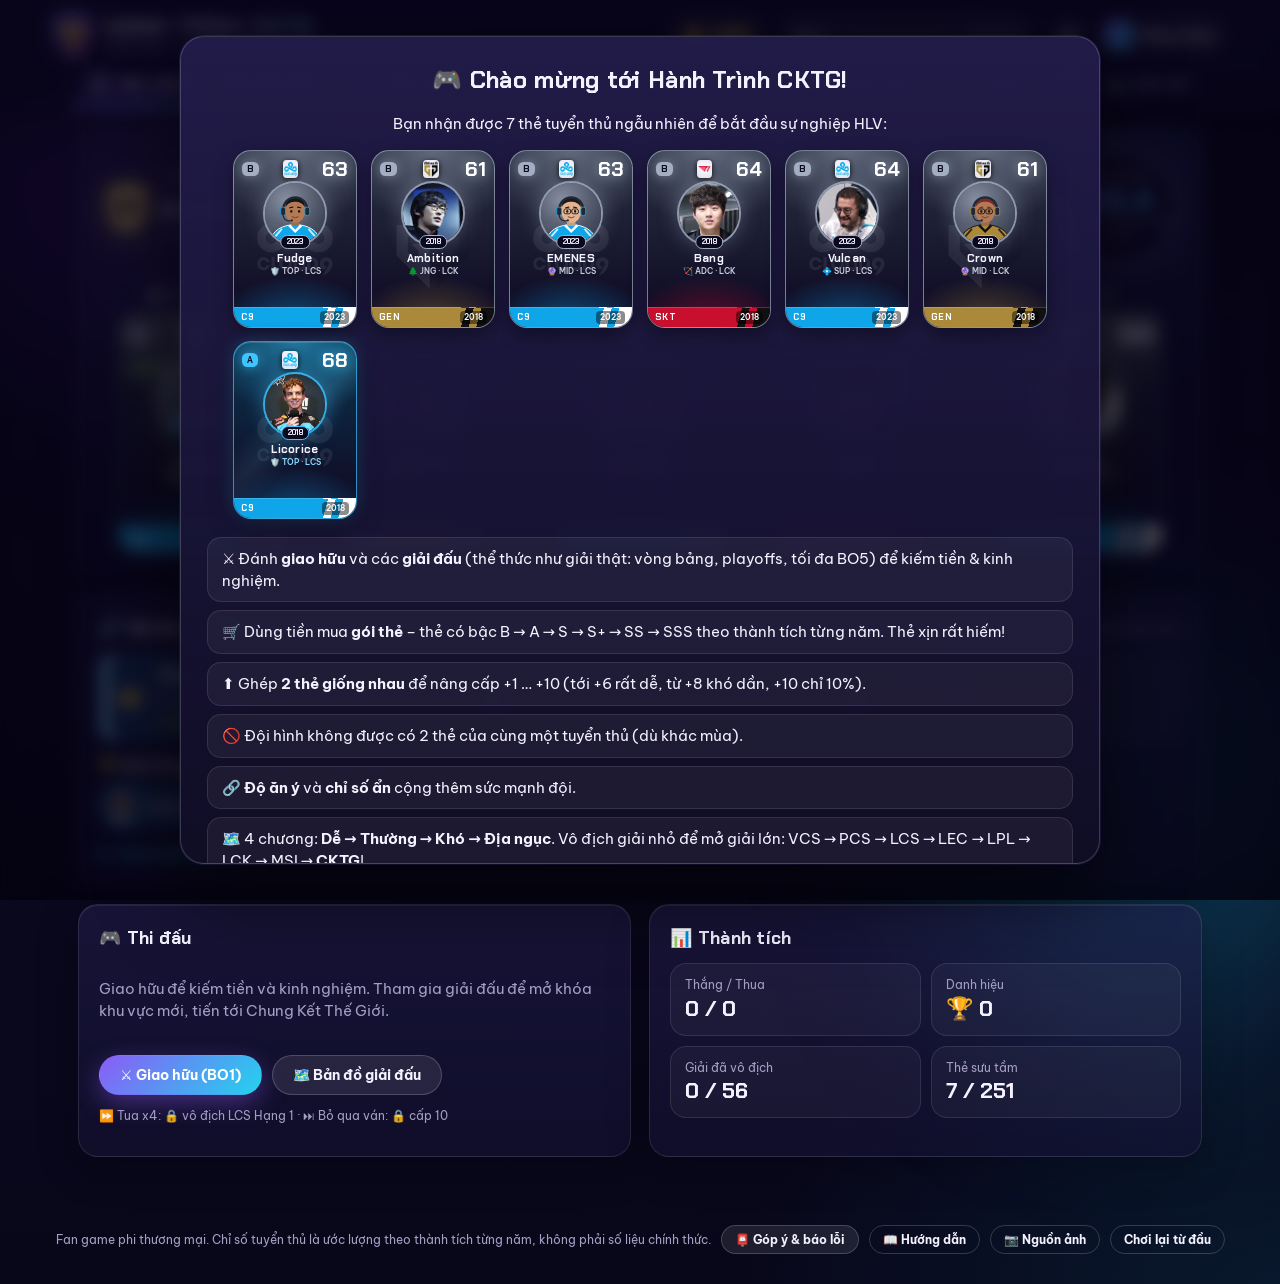
<file: index.html>
<!DOCTYPE html>
<html lang="vi">
<head>
  <meta charset="UTF-8">
  <meta name="viewport" content="width=device-width, initial-scale=1">
  <!-- Chỉ chạy mã của trang + thư viện tin cậy; chặn mã bị chèn vào (XSS). Thêm nguồn mới thì sửa cả admin.html -->
  <meta http-equiv="Content-Security-Policy" content="script-src 'self' https://www.gstatic.com https://apis.google.com https://unpkg.com https://www.googletagmanager.com; object-src 'none'; base-uri 'self'; form-action 'self'; upgrade-insecure-requests">
  <meta name="referrer" content="strict-origin-when-cross-origin">
  <title>Hành Trình CKTG – Esports Manager</title>
  <meta name="description" content="Game quản lý đội tuyển eSports chơi ngay trên trình duyệt: mở gói thẻ tuyển thủ, xếp đội hình, chinh phục giải đấu và leo bảng xếp hạng. Miễn phí, không cần tải.">
  <meta name="theme-color" content="#0b0920">
  <link rel="icon" type="image/svg+xml" href="img/brand/icon.svg">
  <link rel="icon" type="image/png" sizes="32x32" href="img/brand/favicon-32.png">
  <link rel="apple-touch-icon" href="img/brand/apple-touch-icon.png">
  <meta property="og:type" content="website">
  <meta property="og:url" content="https://cktg.online/">
  <meta property="og:title" content="Hành Trình CKTG – Game quản lý đội tuyển eSports">
  <meta property="og:description" content="Mở gói thẻ, xếp đội hình, chinh phục giải đấu và leo bảng xếp hạng. Chơi miễn phí ngay trên trình duyệt.">
  <meta property="og:image" content="https://cktg.online/img/brand/og-image.png">
  <meta property="og:image:width" content="1200">
  <meta property="og:image:height" content="630">
  <meta name="twitter:card" content="summary_large_image">
  <link rel="preconnect" href="https://fonts.googleapis.com">
  <link rel="preconnect" href="https://fonts.gstatic.com" crossorigin>
  <link href="https://fonts.googleapis.com/css2?family=Be+Vietnam+Pro:wght@400;500;600;700;800&family=Chakra+Petch:wght@600;700&display=swap" rel="stylesheet">
  <link rel="stylesheet" href="css/style.css?v=24">
  <link rel="stylesheet" href="css/ui.css?v=24">
  <link rel="stylesheet" href="css/cards.css?v=24">
</head>
<body>
  <!-- Màn hình tải -->
  <div id="splash" aria-hidden="true">
    <div class="sp-glow"></div>
    <img class="sp-logo" src="img/brand/logo.svg" alt="">
    <div class="sp-title">HÀNH TRÌNH CKTG</div>
    <div class="sp-sub">Esports Manager</div>
    <div class="sp-bar"><i></i></div>
    <small class="sp-tip">Đang chuẩn bị sân đấu…</small>
  </div>

  <header class="topbar">
    <div class="hud-row">
      <div class="brand">
        <span class="logo"><img src="img/brand/icon.svg" alt="Hành Trình CKTG"></span>
        <div><b>HÀNH TRÌNH CKTG</b><small>Build team · Leo rank · Vô địch thế giới</small></div>
      </div>
      <div class="stats">
        <div class="stat money"><span class="coin">💰</span><span id="money">0</span></div>
        <div class="stat level">
          <span>Cấp <b id="level">1</b></span>
          <div class="xpbar"><div id="xpfill"></div></div>
          <small id="xptext"></small>
        </div>
        <button class="stat donate-top" id="donate-btn" title="Ủng hộ nhà phát hành">💖<span> Ủng hộ</span></button>
        <button class="stat sfx-btn" id="sfx-btn" title="Bật/tắt âm thanh">🔊</button>
        <button class="acct" id="acct-btn" title="Tài khoản"><span class="acct-av">👤</span><span class="acct-name">Đăng nhập</span></button>
      </div>
    </div>
    <nav class="tabs">
      <button data-view="team" class="active"><i>⚔️</i><span>Đội hình</span></button>
      <button data-view="map"><i>🗺️</i><span>Giải đấu</span></button>
      <button data-view="rank"><i>🏆</i><span>Xếp hạng</span></button>
      <button data-view="shop"><i>🛍️</i><span>Cửa hàng</span><span class="dot hidden" id="pack-dot"></span></button>
      <button data-view="collection"><i>🃏</i><span class="lbl-long">Bộ sưu tập</span><span class="lbl-short">Sưu tập</span></button>
      <button data-view="upgrade"><i>⬆️</i><span>Nâng cấp</span></button>
      <button data-view="achieve"><i>🏅</i><span>Thành tựu</span><span class="dot hidden" id="ach-dot"></span></button>
      <button data-view="friends"><i>👥</i><span>Bạn bè</span><span class="dot-num hidden" id="friends-dot">0</span></button>
      <span class="tab-ink"></span>
    </nav>
  </header>

  <main>
    <section id="view-team" class="view active"></section>
    <section id="view-map" class="view"></section>
    <section id="view-rank" class="view"></section>
    <section id="view-shop" class="view"></section>
    <section id="view-collection" class="view"></section>
    <section id="view-upgrade" class="view"></section>
    <section id="view-achieve" class="view"></section>
    <section id="view-friends" class="view"></section>
  </main>

  <footer>
    Fan game phi thương mại. Chỉ số tuyển thủ là ước lượng theo thành tích từng năm, không phải số liệu chính thức.
    <span id="analytics-note" class="hidden">Trang dùng Google Analytics để đếm lượt truy cập (ẩn danh IP). Tài khoản đăng nhập được ghi thời gian chơi để thống kê.</span>
    <button id="donate-btn2" class="btn small donate-btn">💖 Ủng hộ nhà phát hành</button>
    <button id="feedback-btn" class="btn small">📮 Góp ý & báo lỗi</button>
    <button id="guide-btn" class="btn ghost small">📖 Hướng dẫn</button>
    <button id="credits-btn" class="btn ghost small">📷 Nguồn ảnh</button>
    <button id="reset" class="btn ghost small">Chơi lại từ đầu</button>
  </footer>

  <!-- Hộp thoại -->
  <div id="modal" class="overlay hidden"><div class="modal-box" id="modal-box"></div></div>

  <!-- Màn hình trận đấu -->
  <div id="match" class="overlay hidden">
    <div class="match-box">
      <div class="m-head">
        <div><b id="m-title"></b> <span id="m-sub" class="muted"></span></div>
        <div class="m-series">Tỉ số loạt: <b id="m-series">0 - 0</b></div>
      </div>
      <div class="scoreboard">
        <div class="sb-team blue"><div class="sb-name" id="m-blue"></div><div class="sb-sub" id="m-s0"></div></div>
        <div class="sb-mid">
          <div class="sb-kills"><span id="m-k0" class="blue">0</span><span class="sb-clock" id="m-clock">00:00</span><span id="m-k1" class="red">0</span></div>
          <div class="gd" id="m-gd"></div>
        </div>
        <div class="sb-team red"><div class="sb-name" id="m-red"></div><div class="sb-sub" id="m-s1"></div></div>
      </div>
      <div class="m-body">
        <div class="kda blue" id="m-kda0"></div>
        <div class="map-wrap">
          <canvas id="minimap" width="720" height="720"></canvas>
          <div id="m-feed" class="m-feed"></div>
          <div id="m-banner" class="m-banner"></div>
          <div id="m-result" class="m-result hidden"></div>
        </div>
        <div class="kda red" id="m-kda1"></div>
      </div>
      <div class="m-ctrl">
        <span class="muted">Tốc độ:</span>
        <button class="btn small spd" data-s="1">x1</button>
        <button class="btn small spd" data-s="2">x2</button>
        <button class="btn small spd" data-s="4">x4</button>
        <button class="btn small ghost" id="m-skip">⏭ Bỏ qua ván</button>
        <button class="btn primary hidden" id="m-next">Ván tiếp theo ▶</button>
      </div>
      <div class="comm-title">🎙️ Bình luận trực tiếp</div>
      <div class="commentary" id="comm"></div>
    </div>
  </div>

  <div id="toasts"></div>

  <script src="js/data.js?v=24"></script>
  <script src="js/sfx.js?v=24"></script>
  <script src="js/credits.js?v=24"></script>
  <script src="js/photo-manifest.js?v=24"></script>
  <script src="js/art.js?v=24"></script>
  <script src="js/worldmap.js?v=24"></script>
  <script src="js/match.js?v=24"></script>
  <script src="js/social.js?v=24"></script>
  <script src="js/tour.js?v=24"></script>
  <script src="js/upgrade.js?v=24"></script>
  <script src="js/achieve.js?v=24"></script>
  <script src="js/donate-config.js?v=24"></script>
  <script src="js/names.js?v=24"></script>
  <script src="js/ui.js?v=24"></script>
  <script src="js/main.js?v=24"></script>
  <script src="js/firebase-config.js?v=24"></script>
  <script src="js/auth.js?v=24"></script>
  <script src="js/activity.js?v=24"></script>
  <script src="js/ranked.js?v=24"></script>
  <script src="js/guide.js?v=24"></script>
</body>
</html>
</file>
<file: css/style.css>
/* =========================================================
   HÀNH TRÌNH CKTG – giao diện neon / glass
   ========================================================= */
:root {
  --bg: #0b0920;
  --bg2: #120f2e;
  --glass: rgba(255, 255, 255, .055);
  --glass2: rgba(255, 255, 255, .09);
  --stroke: rgba(255, 255, 255, .1);
  --stroke2: rgba(255, 255, 255, .18);
  --text: #f4f2ff;
  --muted: #a49fc4;
  --v: #8b5cf6;      /* tím */
  --c: #22d3ee;      /* xanh ngọc */
  --p: #ff4fd8;      /* hồng */
  --y: #ffd23f;      /* vàng */
  --lime: #a3ff47;
  --blue: #4f8cff;
  --red: #ff5370;
  --grad: linear-gradient(135deg, #8b5cf6 0%, #22d3ee 100%);
  --grad-hot: linear-gradient(135deg, #ff4fd8 0%, #8b5cf6 55%, #22d3ee 100%);
  --r: 20px;
  --font: 'Be Vietnam Pro', 'Segoe UI', system-ui, sans-serif;
  --display: 'Chakra Petch', 'Be Vietnam Pro', 'Segoe UI', sans-serif;
}
* { box-sizing: border-box; }
html { scroll-behavior: smooth; }
body {
  margin: 0; color: var(--text); font-family: var(--font); font-size: 15px; line-height: 1.45;
  background: var(--bg); min-height: 100vh; overflow-x: hidden;
}
/* nền: các khối màu trôi + lưới mờ */
body::before, body::after {
  content: ''; position: fixed; z-index: -1; border-radius: 50%; filter: blur(90px); opacity: .55; pointer-events: none;
}
body::before { width: 520px; height: 520px; background: #6d28d9; top: -160px; left: -120px; animation: blob 18s ease-in-out infinite alternate; }
body::after { width: 460px; height: 460px; background: #0e7490; bottom: -160px; right: -100px; animation: blob 22s ease-in-out infinite alternate-reverse; }
@keyframes blob { to { transform: translate(120px, 80px) scale(1.15); } }
main::before {
  content: ''; position: fixed; inset: 0; z-index: -1; pointer-events: none;
  background-image: linear-gradient(rgba(255,255,255,.035) 1px, transparent 1px), linear-gradient(90deg, rgba(255,255,255,.035) 1px, transparent 1px);
  background-size: 44px 44px; mask-image: radial-gradient(ellipse at center, #000 30%, transparent 80%);
}
::selection { background: var(--v); }
::-webkit-scrollbar { width: 10px; height: 10px; }
::-webkit-scrollbar-thumb { background: rgba(255,255,255,.15); border-radius: 10px; }
.hidden { display: none !important; }
.muted { color: var(--muted); }
.center { text-align: center; }
.small { font-size: 12px; }
h2, h3, h4 { margin: 0 0 12px; font-family: var(--display); letter-spacing: .3px; }
h2 { font-size: 24px; }
h3 { font-size: 18px; }

/* ===== Thanh trên ===== */
.topbar {
  position: sticky; top: 0; z-index: 20; display: flex; justify-content: space-between; align-items: center; gap: 12px;
  padding: 12px clamp(14px, 3vw, 32px); background: rgba(11, 9, 32, .7); backdrop-filter: blur(16px); -webkit-backdrop-filter: blur(16px);
  border-bottom: 1px solid var(--stroke);
}
.brand { display: flex; align-items: center; gap: 12px; min-width: 0; }
.brand .logo {
  width: 42px; height: 50px; display: grid; place-items: center; flex-shrink: 0;
}
.brand b {
  display: block; font-family: var(--display); font-size: 21px; letter-spacing: 1.5px; line-height: 1.1;
  background: linear-gradient(90deg, #fff, #c4b5fd 60%, #67e8f9); -webkit-background-clip: text; background-clip: text; color: transparent;
}
.brand small { color: var(--muted); font-size: 12px; }
.stats { display: flex; gap: 10px; align-items: center; }
.stat { background: var(--glass); border: 1px solid var(--stroke); border-radius: 999px; padding: 7px 14px; }
.stat.money { font-family: var(--display); font-size: 17px; font-weight: 700; color: var(--y); box-shadow: inset 0 0 0 1px rgba(255, 210, 63, .15); }
.stat.level { display: flex; align-items: center; gap: 10px; font-size: 13px; }
.stat.level b { font-family: var(--display); font-size: 16px; color: #c4b5fd; }
.xpbar { width: 120px; height: 8px; background: rgba(255,255,255,.08); border-radius: 99px; overflow: hidden; }
#xpfill { height: 100%; border-radius: 99px; background: var(--grad); box-shadow: 0 0 12px var(--c); transition: width .5s cubic-bezier(.2,.8,.2,1); }
#xptext { color: var(--muted); }

/* ===== Tài khoản ===== */
.acct { display: flex; align-items: center; gap: 8px; padding: 4px 12px 4px 4px; border-radius: 999px; cursor: pointer; color: var(--text); font: 600 13px var(--font); background: var(--glass); border: 1px solid var(--stroke); transition: .2s; max-width: 190px; }
.acct:hover { border-color: var(--c); }
.acct.in { border-color: rgba(139, 92, 246, .5); }
.acct-av { width: 30px; height: 30px; border-radius: 50%; display: grid; place-items: center; flex-shrink: 0; overflow: hidden; background: var(--grad); color: #fff; font: 700 14px var(--display); }
.acct-av img { width: 100%; height: 100%; object-fit: cover; }
.acct-av.big { width: 56px; height: 56px; font-size: 24px; }
.acct-name { white-space: nowrap; overflow: hidden; text-overflow: ellipsis; }
.acct-sync { font-size: 12px; }
.ac-me { display: flex; align-items: center; gap: 14px; margin: 6px 0 12px; }
.ac-me b { display: block; font: 700 18px var(--display); }
.ac-me small { display: block; color: var(--muted); }
.btn.google { width: 100%; background: #fff; color: #1f1f1f; border-color: #fff; padding: 12px; font-size: 15px; }
.btn.google:hover:not(:disabled) { background: #f1f1f1; }
.g-logo { width: 22px; height: 22px; border-radius: 50%; display: inline-grid; place-items: center; font: 800 14px Arial, sans-serif; color: #fff; background: conic-gradient(#ea4335 0 25%, #fbbc05 0 50%, #34a853 0 75%, #4285f4 0); }
.or { display: flex; align-items: center; gap: 10px; margin: 16px 0; color: var(--muted); font-size: 12px; }
.or::before, .or::after { content: ''; flex: 1; height: 1px; background: var(--stroke2); }
.ac-form { display: grid; gap: 10px; }
.ac-form input { background: rgba(0,0,0,.25); color: var(--text); border: 1px solid var(--stroke2); border-radius: 12px; padding: 12px 14px; font: 500 15px var(--font); outline: none; }
.ac-form input:focus { border-color: var(--c); box-shadow: 0 0 0 3px rgba(34, 211, 238, .2); }
.ac-form .btn { padding: 12px; font-size: 15px; }
.ac-err { color: var(--red); font-size: 13px; min-height: 18px; }
.ac-links { display: flex; justify-content: space-between; gap: 10px; flex-wrap: wrap; margin-top: 14px; font-size: 13px; }
.ac-links a { color: var(--c); text-decoration: none; }
.ac-links a:hover { text-decoration: underline; }
@media (max-width: 640px) {
  .acct { padding: 3px; }
  .acct .acct-name, .acct .acct-sync { display: none; }
  .stat.level { display: none; }
}

/* Tab điều hướng, chuyển mục: xem css/ui.css */
.dot { position: absolute; top: 6px; right: 10px; width: 9px; height: 9px; border-radius: 50%; background: var(--p); box-shadow: 0 0 10px var(--p); animation: ping 1.4s infinite; }
@keyframes ping { 50% { transform: scale(1.4); } }
main { max-width: 1180px; margin: 0 auto; padding: 14px clamp(12px, 3vw, 28px) 40px; }
footer { text-align: center; color: var(--muted); font-size: 12px; padding: 10px 20px 30px; display: flex; gap: 10px; justify-content: center; align-items: center; flex-wrap: wrap; }

/* ===== Thành phần chung ===== */
.panel {
  position: relative; background: var(--glass); border: 1px solid var(--stroke); border-radius: var(--r); padding: 20px;
  margin-bottom: 18px; backdrop-filter: blur(14px); -webkit-backdrop-filter: blur(14px);
  box-shadow: 0 10px 40px rgba(0, 0, 0, .25);
}
.panel h3 { display: flex; align-items: center; gap: 8px; }
.panel-head { display: flex; justify-content: space-between; align-items: center; gap: 18px; flex-wrap: wrap; margin-bottom: 18px; }
.grid2 { display: grid; grid-template-columns: 1fr 1fr; gap: 18px; }
.btn {
  display: inline-flex; align-items: center; justify-content: center; gap: 6px;
  background: var(--glass2); color: var(--text); border: 1px solid var(--stroke2); border-radius: 999px;
  padding: 10px 20px; cursor: pointer; font: 700 14px var(--font); transition: transform .15s, box-shadow .2s, background .2s;
}
.btn:hover:not(:disabled) { transform: translateY(-2px); background: rgba(255,255,255,.14); }
.btn:active:not(:disabled) { transform: translateY(0) scale(.97); }
.btn:disabled { opacity: .4; cursor: not-allowed; }
.btn.primary { background: var(--grad); border-color: transparent; color: #fff; box-shadow: 0 8px 24px rgba(139, 92, 246, .4); }
.btn.primary:hover:not(:disabled) { box-shadow: 0 10px 30px rgba(34, 211, 238, .45); background: var(--grad); }
.btn.ghost { background: transparent; }
.btn.small { padding: 6px 13px; font-size: 12px; }
.actions { display: flex; gap: 10px; justify-content: center; flex-wrap: wrap; margin-top: 18px; }
.actions.left { justify-content: flex-start; }
.kv { display: flex; justify-content: space-between; align-items: center; gap: 10px; padding: 10px 0; border-bottom: 1px solid var(--stroke); }
.kv:last-child { border-bottom: 0; }
.kv span { color: var(--muted); }
.kv b { font-family: var(--display); }
.chip { display: inline-flex; align-items: center; background: rgba(139, 92, 246, .16); border: 1px solid rgba(139, 92, 246, .4); border-radius: 999px; padding: 4px 12px; margin: 3px; font-size: 13px; }
.notice { background: linear-gradient(90deg, rgba(255, 210, 63, .14), rgba(255, 79, 216, .08)); border: 1px solid rgba(255, 210, 63, .35); border-radius: 14px; padding: 12px 16px; margin-top: 12px; display: flex; align-items: center; gap: 10px; flex-wrap: wrap; }
select, input[type=text], #team-name {
  background: rgba(0, 0, 0, .25); color: var(--text); border: 1px solid var(--stroke2); border-radius: 12px; padding: 9px 12px; font: 500 14px var(--font); outline: none; transition: .2s;
}
select:focus, #team-name:focus { border-color: var(--c); box-shadow: 0 0 0 3px rgba(34, 211, 238, .2); }
select option { background: var(--bg2); }

/* ===== Bậc thẻ ===== */
.tier-B { --tc: #a3aec2; --tc2: #2a3142; }
.tier-A { --tc: #3ec5ff; --tc2: #0b3550; }
.tier-S { --tc: #b57bff; --tc2: #3b1773; }
.tier-Sp { --tc: #ffb81f; --tc2: #5c3a05; }
.tier-SS { --tc: #ff4d6d; --tc2: #5e0d1f; }
.tier-SSS { --tc: #ff5ee0; --tc2: #3f0a4a; }
.tier-text { color: var(--tc); font-weight: 800; }
.tier-bg-B { background: #a3aec2; } .tier-bg-A { background: #3ec5ff; } .tier-bg-S { background: #b57bff; }
.tier-bg-Sp { background: #ffb81f; } .tier-bg-SS { background: #ff4d6d; }
.tier-bg-SSS { background: linear-gradient(90deg, #ff5ee0, #ffd23f, #22d3ee); }

/* ===== Thẻ tuyển thủ ===== */
.card-grid { display: grid; grid-template-columns: repeat(auto-fill, minmax(140px, 1fr)); gap: 14px; }
.center-grid { justify-content: center; grid-template-columns: repeat(auto-fit, 124px); }
.card {
  position: relative; width: 100%; max-width: 168px; aspect-ratio: 3 / 4.3; margin: 0 auto; padding: 9px; user-select: none;
  border-radius: 18px; overflow: hidden; display: flex; flex-direction: column; align-items: center; text-align: center;
  background:
    radial-gradient(120% 70% at 50% 0%, color-mix(in srgb, var(--tc) 45%, transparent), transparent 60%),
    linear-gradient(180deg, var(--tc2), #100d26 85%);
  border: 1.5px solid color-mix(in srgb, var(--tc) 70%, transparent);
  box-shadow: 0 8px 24px rgba(0,0,0,.35), 0 0 18px color-mix(in srgb, var(--tc) 25%, transparent), inset 0 1px 0 rgba(255,255,255,.15);
}
.card.clickable { cursor: pointer; transition: transform .2s cubic-bezier(.2,.8,.2,1), box-shadow .2s; }
.card.clickable:hover { transform: translateY(-6px) rotate(-1deg); box-shadow: 0 16px 34px rgba(0,0,0,.45), 0 0 28px color-mix(in srgb, var(--tc) 55%, transparent); }
.card.locked { filter: grayscale(.8) brightness(.62); }
.card.locked .c-name { letter-spacing: 3px; color: var(--muted); }
.card.small { max-width: 124px; font-size: 12px; }
.tier-SSS.card {
  border-color: transparent;
  background:
    radial-gradient(120% 70% at 50% 0%, rgba(255, 94, 224, .45), transparent 60%) padding-box,
    linear-gradient(180deg, #3f0a4a, #100d26 85%) padding-box,
    linear-gradient(120deg, #ff5ee0, #ffd23f, #22d3ee, #8b5cf6, #ff5ee0) border-box;
  background-size: 100% 100%, 100% 100%, 300% 300%; animation: rainbow 3s linear infinite;
}
@keyframes rainbow { to { background-position: 0 0, 0 0, 300% 0; } }
.card-shine { position: absolute; inset: 0; pointer-events: none; border-radius: inherit;
  background: linear-gradient(115deg, transparent 38%, rgba(255,255,255,.14) 48%, transparent 58%); background-size: 260% 100%; background-position: 150% 0; }
.card.clickable:hover .card-shine { animation: shine 1s ease forwards; }
.tier-SS .card-shine, .tier-SSS .card-shine { animation: shine 2.8s linear infinite; background-image: linear-gradient(115deg, transparent 38%, rgba(255,255,255,.28) 48%, transparent 58%); }
@keyframes shine { from { background-position: 150% 0; } to { background-position: -110% 0; } }
.c-watermark { position: absolute; width: 74%; left: 13%; top: 24%; opacity: .07; pointer-events: none; }
.card-head { position: relative; width: 100%; display: flex; justify-content: space-between; align-items: center; }
.c-tier { background: var(--tc); color: #0b0920; font: 800 12px var(--display); border-radius: 8px; padding: 2px 8px; box-shadow: 0 0 12px color-mix(in srgb, var(--tc) 60%, transparent); }
.tier-SSS .c-tier { background: linear-gradient(90deg, #ff5ee0, #ffd23f, #22d3ee); }
.c-logo { width: 22px; height: 25px; filter: drop-shadow(0 2px 3px rgba(0,0,0,.6)); }
.c-rating { font: 700 27px/1 var(--display); color: #fff; text-shadow: 0 0 14px var(--tc); }
.c-avatar {
  position: relative; width: 60%; aspect-ratio: 1; margin: 6px 0 4px; border-radius: 50%;
  background: radial-gradient(circle at 35% 30%, color-mix(in srgb, var(--tc) 60%, white 8%), var(--tc2));
  box-shadow: 0 0 0 2px color-mix(in srgb, var(--tc) 80%, transparent), 0 0 22px color-mix(in srgb, var(--tc) 45%, transparent);
}
.c-avatar > .av-svg, .c-avatar > .av-img { border-radius: 50%; overflow: hidden; }
.c-avatar em { position: absolute; bottom: -7px; left: 50%; transform: translateX(-50%); font: 700 10px var(--display); font-style: normal; background: #0b0920; border: 1px solid var(--tc); border-radius: 99px; padding: 0 7px; }
.c-name { font: 700 1.08em var(--display); margin-top: 7px; white-space: nowrap; overflow: hidden; text-overflow: ellipsis; max-width: 100%; letter-spacing: .3px; }
.c-role { font-size: .78em; color: color-mix(in srgb, var(--tc) 60%, white); font-weight: 600; }
.c-meta { font-size: .7em; color: var(--muted); margin-top: auto; }
/* màu đội */
.card { padding-bottom: 0; }
.c-teamglow { position: absolute; inset: 45% 0 0 0; pointer-events: none; background: radial-gradient(90% 70% at 50% 100%, color-mix(in srgb, var(--t1, transparent) 45%, transparent), transparent 75%); }
.c-team {
  position: relative; margin: auto -9px 0; width: calc(100% + 18px); padding: 5px 10px; display: flex; align-items: center; gap: 6px;
  background: linear-gradient(105deg, var(--t1) 0 74%, var(--t2) 74% 80%, var(--t1) 80% 86%, var(--t2) 86%);
  color: var(--tt); border-top: 1px solid rgba(255,255,255,.18); font-size: .72em;
}
.c-team b { font: 700 1.1em var(--display); letter-spacing: .8px; }
.c-team span { opacity: .8; font-weight: 600; }
.c-avatar em.champ { background: linear-gradient(90deg, #ffd23f, #ffb020); color: #2a1a00; border-color: #fff3; }
.c-chem, .c-delta { position: absolute; font: 800 10px var(--font); border-radius: 99px; padding: 2px 7px; }
.c-chem { top: 38px; left: 6px; background: rgba(163, 255, 71, .16); color: var(--lime); border: 1px solid rgba(163, 255, 71, .5); box-shadow: 0 0 10px rgba(163, 255, 71, .3); }
.c-delta { bottom: 34px; left: 6px; background: rgba(0,0,0,.65); border: 1px solid var(--stroke2); }
.c-delta.up { color: var(--lime); border-color: rgba(163, 255, 71, .6); }
.c-delta.down { color: var(--red); border-color: rgba(255, 83, 112, .6); }
.c-count, .c-new, .c-in { position: absolute; font: 800 10px var(--font); border-radius: 99px; padding: 2px 7px; }
.c-count { bottom: 34px; right: 7px; background: rgba(0,0,0,.6); border: 1px solid var(--tc); }
.c-new { top: 38px; left: 6px; background: var(--lime); color: #0b0920; box-shadow: 0 0 12px var(--lime); }
.c-in { top: 38px; right: 6px; background: var(--y); color: #0b0920; }
.card.empty { --tc: rgba(255,255,255,.25); --tc2: rgba(255,255,255,.02); background: rgba(255,255,255,.03); border: 2px dashed rgba(255,255,255,.2); box-shadow: none; justify-content: center; color: var(--muted); gap: 4px; }
.card.empty span { font-size: 40px; width: 64px; height: 64px; border-radius: 50%; display: grid; place-items: center; background: rgba(255,255,255,.06); }
.card.empty:hover { border-color: var(--c); color: var(--text); }

/* ===== Chân dung & huy hiệu ===== */
.av-svg, .av-img { width: 100%; height: 100%; display: block; }
.av-img { object-fit: cover; object-position: 50% 18%; }
.badge-svg, .badge-img { width: 100%; height: 100%; display: block; object-fit: contain; }
/* logo thật: nền sáng bo tròn để logo màu tối vẫn rõ trên nền tối */
.logo-chip { background: radial-gradient(circle, #ffffff 0%, #e9e6f5 100%); border-radius: 22%; padding: 8%; box-shadow: 0 1px 4px rgba(0,0,0,.4); }
.c-watermark .logo-chip { background: none; box-shadow: none; filter: grayscale(1) brightness(2); }
.mini-logo { display: inline-block; width: 14px; height: 16px; vertical-align: -3px; margin-right: 4px; }
.kv-team { display: flex; align-items: center; gap: 2px; }
.ro-av, .kav { width: 30px; height: 30px; border-radius: 50%; overflow: hidden; display: block; background: var(--tc2); box-shadow: 0 0 0 2px var(--tc); }

/* ===== Trang đội hình ===== */
.team-hero { overflow: hidden; }
.team-hero::before {
  content: ''; position: absolute; inset: 0; z-index: -1; border-radius: inherit;
  background: radial-gradient(60% 120% at 0% 0%, rgba(139, 92, 246, .25), transparent 60%), radial-gradient(50% 100% at 100% 0%, rgba(34, 211, 238, .18), transparent 60%);
}
.team-name { display: flex; align-items: center; gap: 14px; }
.team-name label { display: block; font-size: 12px; color: var(--muted); margin-bottom: 4px; text-transform: uppercase; letter-spacing: 1px; }
#team-name { font: 700 22px var(--display); width: 280px; max-width: 100%; background: transparent; border-color: transparent; padding: 4px 8px; margin-left: -8px; }
#team-name:hover { border-color: var(--stroke2); }
.my-logo { width: 56px; height: 64px; flex-shrink: 0; filter: drop-shadow(0 6px 14px rgba(200, 170, 110, .35)); }
.power-ring {
  --p: 50; width: 124px; height: 124px; border-radius: 50%; display: grid; place-items: center; flex-shrink: 0;
  background: conic-gradient(from 210deg, #8b5cf6, #22d3ee calc(var(--p) * 1%), rgba(255,255,255,.08) 0);
  box-shadow: 0 0 30px rgba(139, 92, 246, .35);
}
.power-ring > div { width: 104px; height: 104px; border-radius: 50%; background: var(--bg2); display: flex; flex-direction: column; align-items: center; justify-content: center; text-align: center; }
.power-ring small { font-size: 10px; color: var(--muted); text-transform: uppercase; letter-spacing: 1px; }
.power-ring b { font: 700 32px/1 var(--display); background: var(--grad); -webkit-background-clip: text; background-clip: text; color: transparent; }
.power-ring span { font-size: 10px; color: var(--muted); }
.lineup { display: grid; grid-template-columns: repeat(5, 1fr); gap: 14px; }
.slot { cursor: pointer; }
.slot-label { text-align: center; font-size: 12px; color: var(--muted); margin-bottom: 8px; font-weight: 600; text-transform: uppercase; letter-spacing: .8px; }
.chem { margin-top: 18px; display: flex; flex-wrap: wrap; align-items: center; gap: 4px; }
/* bảng ăn ý */
.chem-head { display: flex; justify-content: space-between; align-items: baseline; gap: 10px; flex-wrap: wrap; margin-bottom: 12px; }
.chem-head h3 { margin: 0; }
.chem-total { font: 700 22px var(--display); color: var(--lime); text-shadow: 0 0 14px rgba(163, 255, 71, .5); margin-left: 6px; }
.chem-list { display: grid; grid-template-columns: repeat(auto-fill, minmax(280px, 1fr)); gap: 10px; }
.chem-row { display: grid; grid-template-columns: 36px 1fr; gap: 4px 10px; align-items: center; padding: 10px 12px; border-radius: 14px; background: rgba(255,255,255,.04); border: 1px solid var(--stroke); }
.chem-row.teamed { background: linear-gradient(100deg, color-mix(in srgb, var(--t1) 30%, transparent), rgba(255,255,255,.03) 70%); border-color: color-mix(in srgb, var(--t1) 55%, transparent); box-shadow: inset 4px 0 0 var(--t1), inset 8px 0 0 var(--t2); }
.cr-icon { grid-row: span 2; width: 36px; height: 36px; border-radius: 12px; display: grid; place-items: center; font-size: 18px; background: rgba(255,255,255,.07); }
.cr-main b { display: block; font-family: var(--display); }
.cr-main small { color: var(--muted); font-size: 12px; }
.chem-row em { grid-column: 2; font-style: normal; font-size: 12px; color: var(--lime); }
.sugg { margin-top: 14px; display: flex; flex-wrap: wrap; gap: 8px; align-items: center; }
.sugg > b { width: 100%; font-size: 14px; }
.sugg-item { display: flex; align-items: center; gap: 10px; padding: 6px 14px 6px 6px; border-radius: 99px; cursor: pointer; color: var(--text); font-family: var(--font); background: linear-gradient(100deg, color-mix(in srgb, var(--t1) 28%, transparent), rgba(255,255,255,.04)); border: 1px solid color-mix(in srgb, var(--t1) 55%, transparent); transition: transform .15s; }
.sugg-item:hover { transform: translateY(-2px); }
.sugg-item small { color: var(--muted); }
.sugg-item em { font-style: normal; font-weight: 800; color: var(--lime); }
.si-av { width: 32px; height: 32px; border-radius: 50%; overflow: hidden; box-shadow: 0 0 0 2px var(--tc); background: var(--tc2); flex-shrink: 0; }
.chem-rules { margin-top: 14px; }
.chem-rules summary { cursor: pointer; color: var(--c); font-weight: 600; }
.rules { display: grid; grid-template-columns: repeat(auto-fill, minmax(260px, 1fr)); gap: 8px; margin-top: 10px; }
.rules div { display: grid; grid-template-columns: 26px 1fr; gap: 0 8px; padding: 8px 10px; background: rgba(255,255,255,.04); border-radius: 12px; }
.rules span { grid-row: span 2; font-size: 18px; }
.rules small { color: var(--muted); }
.stat-tiles { display: grid; grid-template-columns: 1fr 1fr; gap: 10px; }
.tile { background: rgba(255,255,255,.04); border: 1px solid var(--stroke); border-radius: 16px; padding: 12px 14px; }
.tile small { display: block; color: var(--muted); font-size: 12px; }
.tile b { font: 700 22px var(--display); }
.play-cta { display: flex; flex-direction: column; justify-content: space-between; }

/* ===== Bạn bè ===== */
.dot-num { position: absolute; top: 2px; right: 4px; min-width: 18px; height: 18px; padding: 0 5px; border-radius: 99px; background: var(--lime); color: #0b0920; font: 800 11px/18px var(--font); box-shadow: 0 0 10px var(--lime); }
.pc-row { display: flex; align-items: center; gap: 14px; margin-bottom: 14px; }
.pc-row b { display: block; font: 700 20px var(--display); }
.pc-row small { color: var(--muted); }
.pc-logo, .fr-logo { width: 46px; height: 52px; flex-shrink: 0; }
.pc-id { display: flex; justify-content: space-between; align-items: center; gap: 10px; padding: 12px 14px; border-radius: 14px; background: rgba(0,0,0,.25); border: 1px dashed var(--stroke2); }
.pc-id small { display: block; color: var(--muted); font-size: 11px; text-transform: uppercase; letter-spacing: 1px; }
.pc-id code { font: 700 26px var(--display); letter-spacing: 4px; background: var(--grad); -webkit-background-clip: text; background-clip: text; color: transparent; }
.net { display: flex; align-items: center; gap: 10px; margin-top: 12px; padding: 10px 14px; border-radius: 14px; background: rgba(255,255,255,.04); border: 1px solid var(--stroke); }
.net b { flex: 1; }
.net-dot { width: 12px; height: 12px; border-radius: 50%; background: #666; }
.net.on .net-dot { background: var(--lime); box-shadow: 0 0 12px var(--lime); animation: ping 1.6s infinite; }
.net.connecting .net-dot { background: var(--y); animation: ping .8s infinite; }
.net.on { border-color: rgba(163, 255, 71, .4); }
.add-row { display: flex; gap: 8px; }
.add-row input { flex: 1; min-width: 0; }
.sub-h { margin: 18px 0 8px; font-size: 15px; }
#my-code { width: 100%; resize: none; background: rgba(0,0,0,.25); color: var(--muted); border: 1px solid var(--stroke2); border-radius: 12px; padding: 10px; font: 12px/1.4 ui-monospace, Consolas, monospace; word-break: break-all; }
.friend-list { display: grid; gap: 10px; }
.friend { display: grid; grid-template-columns: 46px 1fr auto auto; gap: 14px; align-items: center; padding: 12px 14px; border-radius: 16px; background: rgba(255,255,255,.04); border: 1px solid var(--stroke); }
.friend.on { border-color: rgba(163, 255, 71, .45); background: linear-gradient(100deg, rgba(163, 255, 71, .08), rgba(255,255,255,.03)); }
.fr-main { min-width: 0; }
.fr-name { font: 700 17px var(--display); }
.fr-st { font-size: 12px; color: var(--muted); margin-left: 4px; }
.friend.on .fr-st { color: var(--lime); }
.fr-main small { display: block; color: var(--muted); font-size: 12px; }
.fr-lineup { display: flex; gap: 4px; margin-top: 6px; }
.fr-av { width: 28px; height: 28px; border-radius: 50%; overflow: hidden; background: var(--tc2); box-shadow: 0 0 0 2px var(--tc); }
.fr-rec { text-align: center; }
.fr-rec small { display: block; color: var(--muted); font-size: 11px; }
.fr-rec b { font: 700 20px var(--display); }
.fr-act { display: flex; flex-wrap: wrap; gap: 6px; justify-content: flex-end; max-width: 260px; }
.fr-req { display: flex; align-items: center; gap: 14px; justify-content: center; margin: 16px 0; }
.fr-req b { display: block; font: 700 20px var(--display); }
.fr-req small { color: var(--muted); }
.spinner { width: 42px; height: 42px; margin: 18px auto; border-radius: 50%; border: 4px solid rgba(255,255,255,.12); border-top-color: var(--c); animation: spin .8s linear infinite; }
@keyframes spin { to { transform: rotate(360deg); } }
@media (max-width: 640px) {
  .friend { grid-template-columns: 40px 1fr auto; }
  .fr-act { grid-column: 1 / -1; max-width: none; justify-content: flex-start; }
}

/* ===== Bộ sưu tập ===== */
.filters { display: flex; gap: 8px; flex-wrap: wrap; align-items: center; margin-bottom: 12px; }
.check { display: flex; gap: 6px; align-items: center; font-size: 14px; cursor: pointer; }
.check input { accent-color: var(--v); width: 16px; height: 16px; }
.tier-legend { display: flex; flex-wrap: wrap; gap: 6px; margin: 10px 0; }
.tl { font-size: 12px; border: 1px solid color-mix(in srgb, var(--tc) 50%, transparent); border-radius: 99px; padding: 4px 10px; background: color-mix(in srgb, var(--tc) 10%, transparent); }
.tl b { color: var(--tc); font-family: var(--display); }
.card-detail { display: grid; grid-template-columns: 168px 1fr; gap: 22px; align-items: start; }

/* ===== Cửa hàng ===== */
.packs { display: grid; grid-template-columns: repeat(auto-fill, minmax(200px, 1fr)); gap: 16px; }
.pack-bronze { --pc: #e0915a; } .pack-silver { --pc: #cfd8e6; } .pack-gold { --pc: #ffd23f; } .pack-diamond { --pc: #4ef0ff; } .pack-legend { --pc: #ff5ee0; }
.pack {
  position: relative; border-radius: var(--r); padding: 20px 16px; text-align: center; overflow: hidden;
  display: flex; flex-direction: column; gap: 6px; border: 1px solid color-mix(in srgb, var(--pc) 45%, transparent);
  background: radial-gradient(100% 60% at 50% 0%, color-mix(in srgb, var(--pc) 28%, transparent), transparent 70%), rgba(255,255,255,.04);
  transition: transform .2s, box-shadow .2s;
}
.pack:hover { transform: translateY(-5px); box-shadow: 0 14px 34px color-mix(in srgb, var(--pc) 25%, transparent); }
.pack h4 { font-size: 18px; margin: 0; color: color-mix(in srgb, var(--pc) 70%, white); }
.pack-icon { font-size: 52px; filter: drop-shadow(0 8px 16px color-mix(in srgb, var(--pc) 60%, transparent)); animation: float 3s ease-in-out infinite; }
@keyframes float { 50% { transform: translateY(-6px); } }
.odds { text-align: left; margin: 8px 0 12px; flex: 1; }
.odd { display: grid; grid-template-columns: 34px 1fr 38px; gap: 8px; align-items: center; font-size: 12px; margin: 5px 0; }
.obar { height: 6px; background: rgba(255,255,255,.08); border-radius: 99px; overflow: hidden; }
.obar i { display: block; height: 100%; border-radius: 99px; }
.inv { display: flex; flex-wrap: wrap; gap: 10px; }
.inv-item { display: flex; align-items: center; gap: 10px; border: 1px solid color-mix(in srgb, var(--pc) 50%, transparent); border-radius: 16px; padding: 10px 14px; background: color-mix(in srgb, var(--pc) 12%, transparent); }
.inv-item span { font-size: 28px; }

/* ===== Mở gói ===== */
.pack-cards { display: flex; gap: 18px; justify-content: center; flex-wrap: wrap; margin: 18px 0; }
.flip { width: 156px; aspect-ratio: 3 / 4.3; perspective: 1000px; cursor: pointer; }
.flip-inner { position: relative; width: 100%; height: 100%; transition: transform .7s cubic-bezier(.3,1.4,.5,1); transform-style: preserve-3d; }
.flip.flipped .flip-inner { transform: rotateY(180deg); }
.flip-back, .flip-front { position: absolute; inset: 0; backface-visibility: hidden; -webkit-backface-visibility: hidden; }
.flip-front { transform: rotateY(180deg); }
.flip-front .card { max-width: none; height: 100%; }
.flip-back {
  border-radius: 18px; border: 1.5px solid var(--pc); display: flex; flex-direction: column; align-items: center; justify-content: center; gap: 4px;
  background: radial-gradient(circle at 50% 40%, color-mix(in srgb, var(--pc) 35%, transparent), transparent 65%), repeating-linear-gradient(45deg, rgba(255,255,255,.04) 0 8px, transparent 8px 16px), #15112f;
  box-shadow: 0 0 24px color-mix(in srgb, var(--pc) 35%, transparent);
}
.flip-back span { font-size: 50px; } .flip-back b { font: 700 34px var(--display); color: var(--pc); }
.flip:not(.flipped):hover .flip-inner { transform: translateY(-8px) rotate(-2deg); }
.flip.epic { animation: epic .9s; }
@keyframes epic { 35% { transform: scale(1.15); filter: drop-shadow(0 0 34px #ff5ee0); } }

/* ===== Bản đồ thế giới ===== */
.wm-panel { padding-bottom: 22px; }
.wm-head { display: flex; justify-content: space-between; align-items: flex-end; gap: 16px; flex-wrap: wrap; margin-bottom: 14px; }
.wm-head h3 { margin-bottom: 4px; }
.wm-head p { margin: 0; }
.journey { min-width: 200px; text-align: right; }
.journey small { display: block; color: var(--muted); font-size: 11px; text-transform: uppercase; letter-spacing: 1px; }
.journey b { font: 700 20px var(--display); }
.jbar { height: 8px; border-radius: 99px; background: rgba(255,255,255,.08); overflow: hidden; margin-top: 6px; }
.jbar i { display: block; height: 100%; border-radius: 99px; background: linear-gradient(90deg, #ffd23f, #ff5ee0, #8b5cf6); box-shadow: 0 0 12px rgba(255, 94, 224, .6); }
.wmap {
  position: relative; width: 100%; aspect-ratio: 1000 / 420; border-radius: 20px;
  background: radial-gradient(120% 100% at 50% 30%, #1b1550 0%, #0d0a2a 60%, #07051a 100%);
  border: 1px solid var(--stroke2); box-shadow: inset 0 0 60px rgba(139, 92, 246, .18), 0 20px 50px rgba(0,0,0,.35);
}
.wm-svg { position: absolute; inset: 0; width: 100%; height: 100%; display: block; border-radius: 20px; }
.wm-grid line { stroke: rgba(167, 139, 250, .07); stroke-width: 1; }
.wm-grid .wm-eq { stroke: rgba(34, 211, 238, .15); stroke-dasharray: 4 6; }
.wm-land-fill path { fill: rgba(139, 92, 246, .07); stroke: rgba(167, 139, 250, .4); stroke-width: 1; stroke-linejoin: round; }
.wm-land path { stroke: none; opacity: .55; }
.wm-arc { fill: none; stroke-width: 2.5; stroke-linecap: round; }
.wm-arc.done { stroke: #ffd23f; filter: drop-shadow(0 0 4px #ffd23f); }
.wm-arc.next { stroke: #22d3ee; stroke-dasharray: 8 8; animation: dash 1.2s linear infinite; filter: drop-shadow(0 0 4px #22d3ee); }
.wm-arc.todo { stroke: rgba(255,255,255,.16); stroke-dasharray: 2 8; }
@keyframes dash { to { stroke-dashoffset: -16; } }
.wm-leader { stroke-width: 1.2; stroke-dasharray: 2 3; opacity: .7; }
.hs {
  position: absolute; transform: translate(-50%, -50%); z-index: 2; display: flex; align-items: center; gap: 8px;
  background: none; border: 0; padding: 0; color: var(--text); cursor: pointer; font-family: var(--font);
}
.hs-dot {
  position: relative; width: 42px; height: 42px; border-radius: 50%; display: grid; place-items: center; font-size: 18px; flex-shrink: 0;
  background: color-mix(in srgb, var(--rc) 35%, #15112f); border: 2px solid var(--rc);
  box-shadow: 0 0 18px color-mix(in srgb, var(--rc) 55%, transparent); transition: transform .2s;
}
.hs-step { position: absolute; top: -6px; right: -6px; width: 18px; height: 18px; border-radius: 50%; display: grid; place-items: center; font: 700 10px var(--display); font-style: normal; background: #0b0920; border: 1px solid var(--rc); }
.hs-label { text-align: left; background: rgba(13, 10, 40, .82); border: 1px solid color-mix(in srgb, var(--rc) 50%, transparent); border-radius: 12px; padding: 4px 10px; backdrop-filter: blur(6px); white-space: nowrap; transition: .2s; }
.hs-label b { display: block; font: 700 13px var(--display); color: color-mix(in srgb, var(--rc) 65%, white); letter-spacing: .5px; }
.hs-label small { display: block; font-size: 10px; color: var(--muted); }
.hs:hover .hs-dot { transform: scale(1.12); }
.hs.open .hs-dot { animation: hsPulse 1.6s ease-in-out infinite; }
@keyframes hsPulse { 50% { box-shadow: 0 0 34px var(--rc), 0 0 0 6px color-mix(in srgb, var(--rc) 25%, transparent); } }
.hs.done .hs-dot { border-color: #ffd23f; box-shadow: 0 0 18px rgba(255, 210, 63, .6); }
.hs.locked { filter: grayscale(.85); opacity: .6; }
.hs.sel .hs-dot { transform: scale(1.15); }
.hs.sel .hs-label { background: color-mix(in srgb, var(--rc) 30%, #0d0a28); border-color: var(--rc); box-shadow: 0 0 16px color-mix(in srgb, var(--rc) 45%, transparent); }
.hs.intl { flex-direction: column; gap: 4px; }
.hs.intl .hs-dot { width: 56px; height: 56px; font-size: 26px; border: 0; background: var(--grad-hot); box-shadow: 0 0 30px rgba(255, 94, 224, .55); }
.hs.intl .hs-label { text-align: center; }

/* ===== Giải đang đấu ===== */
.run-banner { border-color: color-mix(in srgb, var(--rc) 60%, transparent); background: linear-gradient(120deg, color-mix(in srgb, var(--rc) 22%, transparent), rgba(255,255,255,.03) 60%); }
.run-head { display: flex; justify-content: space-between; align-items: center; gap: 12px; flex-wrap: wrap; }
.run-head small { color: var(--rc); font-weight: 800; letter-spacing: 1.5px; font-size: 11px; }
.run-head h3 { margin: 2px 0 0; font-size: 22px; }

/* ===== Chi tiết khu vực ===== */
.region-panel { box-shadow: inset 0 3px 0 var(--rc), 0 10px 40px rgba(0,0,0,.25); }
.rp-head { display: flex; align-items: center; gap: 16px; margin-bottom: 16px; }
.rp-head h3 { margin: 0 0 2px; font-size: 22px; }
.rp-head p { margin: 0; }
.rp-code { width: 60px; height: 60px; border-radius: 18px; display: grid; place-items: center; flex-shrink: 0; font: 700 18px var(--display); color: #0b0920; background: var(--rc); box-shadow: 0 8px 24px color-mix(in srgb, var(--rc) 45%, transparent); }
.tour-list { display: grid; grid-template-columns: minmax(0, 1fr); gap: 14px; }
.tour { min-width: 0; background: rgba(255,255,255,.04); border: 1px solid var(--stroke); border-radius: 18px; padding: 16px 18px; transition: .2s; }
.tour.won { border-color: rgba(255, 210, 63, .4); background: linear-gradient(120deg, rgba(255, 210, 63, .08), rgba(255,255,255,.03)); }
.tour.active { border-color: var(--c); box-shadow: 0 0 24px rgba(34, 211, 238, .25); }
.tour.locked { opacity: .5; }
.tour-top { display: flex; justify-content: space-between; align-items: flex-start; gap: 12px; flex-wrap: wrap; }
.div-tag { display: inline-block; font: 700 10px var(--display); letter-spacing: 1.2px; padding: 2px 9px; border-radius: 99px; color: #0b0920; background: var(--rc); }
.tour h4 { font-size: 19px; margin: 6px 0 8px; display: flex; align-items: center; gap: 8px; }
.won-tag { font-size: 13px; color: var(--y); font-family: var(--font); }
.tour-meta { display: flex; flex-wrap: wrap; gap: 6px; }
.tour-meta span { background: rgba(255,255,255,.06); border-radius: 99px; padding: 3px 10px; font-size: 12px; }
.tour-meta .gap.good { color: var(--lime); background: rgba(163, 255, 71, .1); }
.tour-meta .gap.mid { color: var(--y); background: rgba(255, 210, 63, .1); }
.tour-meta .gap.bad { color: var(--red); background: rgba(255, 83, 112, .1); }
.tour-cta { display: flex; flex-direction: column; align-items: flex-end; gap: 4px; }

/* ===== Thanh mốc ===== */
.track { display: flex; align-items: flex-start; margin-top: 16px; overflow-x: auto; padding: 4px 2px 8px; }
.ms { flex: 0 0 auto; min-width: 92px; display: flex; flex-direction: column; align-items: center; text-align: center; gap: 2px; }
.ms-dot { width: 40px; height: 40px; border-radius: 50%; display: grid; place-items: center; font-size: 17px; margin-bottom: 4px; border: 2px solid var(--stroke2); background: rgba(255,255,255,.04); transition: .2s; }
.ms b { font-size: 12px; font-weight: 700; }
.ms small { font-size: 10px; color: var(--muted); }
.ms em { font-style: normal; font-size: 10px; font-weight: 700; color: var(--y); }
.ms.todo .ms-dot { opacity: .7; }
.ms.done .ms-dot { background: var(--grad); border-color: transparent; color: #fff; font-weight: 800; box-shadow: 0 0 14px rgba(139, 92, 246, .5); }
.ms.done em { color: var(--muted); font-weight: 500; }
.ms.cur .ms-dot { border-color: var(--c); background: rgba(34, 211, 238, .18); animation: msPulse 1.4s ease-in-out infinite; }
.ms.cur b { color: var(--c); }
@keyframes msPulse { 50% { box-shadow: 0 0 0 6px rgba(34, 211, 238, .18), 0 0 20px rgba(34, 211, 238, .5); } }
.ms.fail .ms-dot { background: rgba(255, 83, 112, .25); border-color: var(--red); color: var(--red); font-weight: 800; }
.ms-line { flex: 1 1 24px; min-width: 14px; height: 3px; margin-top: 19px; border-radius: 99px; background: rgba(255,255,255,.12); }
.ms-line.on { background: var(--grad); box-shadow: 0 0 8px rgba(139, 92, 246, .6); }
.modal-box .track { justify-content: center; }

/* ===== Hộp thoại ===== */
.overlay { position: fixed; inset: 0; z-index: 50; display: flex; align-items: center; justify-content: center; padding: 16px; background: rgba(6, 4, 20, .7); backdrop-filter: blur(8px); -webkit-backdrop-filter: blur(8px); animation: fadein .2s; }
@keyframes fadein { from { opacity: 0; } }
.modal-box {
  position: relative; width: min(560px, 100%); max-height: 92vh; overflow: auto; padding: 26px; border-radius: 24px;
  background: linear-gradient(180deg, rgba(34, 28, 74, .96), rgba(16, 13, 38, .97)); border: 1px solid var(--stroke2);
  box-shadow: 0 30px 80px rgba(0,0,0,.6), 0 0 0 1px rgba(139, 92, 246, .2); animation: pop .3s cubic-bezier(.2,1.3,.4,1);
}
.modal-box.wide { width: min(920px, 100%); }
@keyframes pop { from { transform: scale(.92) translateY(10px); opacity: 0; } }
.howto { list-style: none; padding: 0; margin: 18px 0 0; display: grid; gap: 8px; }
.howto li { background: rgba(255,255,255,.05); border: 1px solid var(--stroke); border-radius: 14px; padding: 10px 14px; }
.vs { display: grid; grid-template-columns: 1fr auto 1fr; gap: 16px; align-items: center; }
.vs-team { border-radius: 20px; padding: 16px; border: 1px solid; }
.vs-team.blue { border-color: rgba(79, 140, 255, .5); background: linear-gradient(180deg, rgba(79, 140, 255, .14), transparent); }
.vs-team.red { border-color: rgba(255, 83, 112, .5); background: linear-gradient(180deg, rgba(255, 83, 112, .14), transparent); }
.vs-team h3 { text-align: center; margin-bottom: 4px; }
.vs-logo { width: 50px; height: 56px; margin: 0 auto 6px; }
.pw { text-align: center; font: 700 26px var(--display); color: var(--y); margin-bottom: 10px; }
.ro { display: grid; grid-template-columns: 34px 1fr auto 30px; gap: 8px; align-items: center; padding: 6px 0; font-size: 14px; border-bottom: 1px solid var(--stroke); }
.ro:last-child { border-bottom: 0; }
.ro small { color: var(--muted); }
.vs-mid { text-align: center; }
.vs-mid > b { display: block; font: 700 40px var(--display); background: var(--grad-hot); -webkit-background-clip: text; background-clip: text; color: transparent; }
.vs-mid small { display: inline-block; background: var(--glass2); border-radius: 99px; padding: 2px 10px; font-weight: 700; }
.wp { margin-top: 12px; font-size: 12px; color: var(--muted); }
.wp b { font: 700 26px var(--display); color: var(--lime); }
.rewards { background: rgba(255,255,255,.05); border: 1px solid var(--stroke); border-radius: 18px; padding: 14px; margin: 14px 0; text-align: center; line-height: 2; font-weight: 600; }
.lvup { color: var(--y); text-shadow: 0 0 12px rgba(255, 210, 63, .6); }
.win-t { color: var(--lime); text-shadow: 0 0 20px rgba(163, 255, 71, .45); }
.lose-t { color: var(--red); }
.trophy { text-align: center; font-size: 84px; filter: drop-shadow(0 10px 30px rgba(255, 210, 63, .6)); animation: bounce 1s ease-in-out infinite alternate; }
@keyframes bounce { to { transform: translateY(-12px) scale(1.06); } }
.confetti { position: absolute; inset: 0; pointer-events: none; overflow: hidden; border-radius: inherit; }
.confetti i { position: absolute; top: -12px; width: 8px; height: 14px; border-radius: 2px; animation: fall linear infinite; }
@keyframes fall { to { transform: translateY(760px) rotate(720deg); } }
.credits { font-size: 13px; line-height: 1.6; }
.credits li { margin-bottom: 6px; }
.credits a { color: var(--c); }

/* ===== Thông báo ===== */
#toasts { position: fixed; top: 80px; left: 50%; transform: translateX(-50%); display: flex; flex-direction: column; align-items: center; gap: 8px; z-index: 100; pointer-events: none; }
.toast {
  background: rgba(30, 24, 66, .92); backdrop-filter: blur(12px); border: 1px solid var(--stroke2); padding: 10px 18px; border-radius: 999px;
  max-width: 90vw; font-weight: 600; box-shadow: 0 10px 30px rgba(0,0,0,.4); animation: drop .3s cubic-bezier(.2,1.3,.4,1); transition: opacity .4s, transform .4s;
}
.toast::before { content: '✓ '; color: var(--lime); }
.toast.err::before { content: '✕ '; color: var(--red); }
.toast.gold { border-color: rgba(255, 210, 63, .6); box-shadow: 0 0 24px rgba(255, 210, 63, .35); }
.toast.gold::before { content: '★ '; color: var(--y); }
.toast.out { opacity: 0; transform: translateY(-10px); }
@keyframes drop { from { transform: translateY(-16px); opacity: 0; } }

/* ===== Trận đấu ===== */
.match-box {
  width: min(1040px, 100%); max-height: 96vh; overflow: auto; padding: 16px; display: flex; flex-direction: column; gap: 12px; border-radius: 24px;
  background: linear-gradient(180deg, rgba(28, 23, 64, .97), rgba(12, 10, 32, .98)); border: 1px solid var(--stroke2); box-shadow: 0 30px 80px rgba(0,0,0,.6);
}
.m-head { display: flex; justify-content: space-between; align-items: center; flex-wrap: wrap; gap: 8px; }
.m-head b#m-title { font-family: var(--display); font-size: 17px; }
.m-series { background: var(--glass2); border-radius: 99px; padding: 4px 14px; font-size: 13px; }
.m-series b { font: 700 17px var(--display); color: var(--y); }
.scoreboard {
  display: grid; grid-template-columns: 1fr auto 1fr; gap: 12px; align-items: center; border-radius: 18px; padding: 12px 16px;
  background: linear-gradient(90deg, rgba(79, 140, 255, .18), rgba(255,255,255,.03) 40%, rgba(255,255,255,.03) 60%, rgba(255, 83, 112, .18));
  border: 1px solid var(--stroke);
}
.sb-team.red { text-align: right; }
.sb-name { display: flex; align-items: center; gap: 8px; font: 700 18px var(--display); }
.sb-team.red .sb-name { justify-content: flex-end; }
.sb-team.blue .sb-name { color: #8fb4ff; } .sb-team.red .sb-name { color: #ff8fa3; }
.sb-logo { width: 28px; height: 32px; flex-shrink: 0; }
.sb-sub { font-size: 12px; color: var(--muted); margin-top: 3px; }
.sb-mid { text-align: center; }
.sb-kills { display: flex; gap: 14px; align-items: center; font: 700 34px/1 var(--display); }
.sb-kills .blue { color: var(--blue); text-shadow: 0 0 16px rgba(79, 140, 255, .6); }
.sb-kills .red { color: var(--red); text-shadow: 0 0 16px rgba(255, 83, 112, .6); }
.sb-clock { font: 700 14px var(--display); background: rgba(0,0,0,.35); border: 1px solid var(--stroke); border-radius: 99px; padding: 3px 10px; color: var(--text); }
.gd { font-size: 12px; color: var(--muted); margin-top: 4px; font-weight: 600; }
.gd.blue { color: #8fb4ff; } .gd.red { color: #ff8fa3; }
.m-body { display: grid; grid-template-columns: minmax(170px, 1fr) minmax(0, 470px) minmax(170px, 1fr); gap: 12px; align-items: start; }
/* bảng hạ gục & dòng chữ lớn trên bản đồ */
.m-feed { position: absolute; top: 8px; right: 8px; display: flex; flex-direction: column; align-items: flex-end; gap: 4px; pointer-events: none; z-index: 2; }
.kf { display: flex; align-items: center; gap: 6px; font-size: 12px; padding: 3px 9px; border-radius: 99px; background: rgba(6, 4, 20, .78); border: 1px solid var(--stroke2); animation: rise .25s; transition: opacity .5s; white-space: nowrap; }
.kf b { font-weight: 800; }
.kf i { font-style: normal; opacity: .8; }
.kf.blue b { color: #8fb4ff; } .kf.blue span { color: #ff8fa3; }
.kf.red b { color: #ff8fa3; } .kf.red span { color: #8fb4ff; }
.kf.blue { box-shadow: inset 3px 0 0 var(--blue); } .kf.red { box-shadow: inset 3px 0 0 var(--red); }
.kf.out { opacity: 0; }
.m-banner { position: absolute; left: 50%; top: 38%; transform: translate(-50%, -50%) scale(.6); opacity: 0; pointer-events: none; z-index: 3; white-space: nowrap;
  font: 700 clamp(20px, 5vw, 38px) var(--display); letter-spacing: 3px; color: #fff; padding: 6px 22px; border-radius: 14px;
  background: linear-gradient(90deg, transparent, rgba(6,4,20,.85) 15%, rgba(6,4,20,.85) 85%, transparent); text-shadow: 0 0 18px var(--y); }
.m-banner.blue { text-shadow: 0 0 18px var(--blue), 0 0 2px #fff; }
.m-banner.red { text-shadow: 0 0 18px var(--red), 0 0 2px #fff; }
.m-banner.show { animation: bannerIn 2.2s cubic-bezier(.2,1.2,.3,1) forwards; }
@keyframes bannerIn { 0% { opacity: 0; transform: translate(-50%, -50%) scale(.5); } 12% { opacity: 1; transform: translate(-50%, -50%) scale(1.08); } 20% { transform: translate(-50%, -50%) scale(1); } 80% { opacity: 1; } 100% { opacity: 0; transform: translate(-50%, -60%) scale(1); } }
.kda-row { position: relative; transition: opacity .2s; }
.kda-row.dead { opacity: .45; }
.kda-row.dead .kav { filter: grayscale(1); }
.kda-row.dead::after { content: '💀 ' attr(data-respawn); position: absolute; right: 52px; font-size: 11px; color: var(--red); font-weight: 700; }
.map-wrap { position: relative; }
#minimap { width: 100%; aspect-ratio: 1; border-radius: 18px; display: block; border: 1px solid var(--stroke2); box-shadow: 0 0 30px rgba(139, 92, 246, .25); }
.m-result { position: absolute; inset: 0; display: flex; align-items: center; justify-content: center; font: 700 42px var(--display); letter-spacing: 3px; background: rgba(6, 4, 20, .6); border-radius: 18px; backdrop-filter: blur(3px); animation: pop .4s cubic-bezier(.2,1.3,.4,1); }
.m-result.win { color: var(--lime); text-shadow: 0 0 26px var(--lime); }
.m-result.lose { color: var(--red); text-shadow: 0 0 26px var(--red); }
.kda { border-radius: 18px; padding: 8px 10px; background: rgba(255,255,255,.04); border: 1px solid var(--stroke); }
.kda.blue { box-shadow: inset 3px 0 0 var(--blue); } .kda.red { box-shadow: inset -3px 0 0 var(--red); }
.kda-row { display: grid; grid-template-columns: 32px 1fr auto; gap: 8px; align-items: center; padding: 6px 2px; border-bottom: 1px solid var(--stroke); font-size: 14px; }
.kda-row:last-child { border-bottom: 0; }
.kn { font-weight: 700; overflow: hidden; text-overflow: ellipsis; white-space: nowrap; }
.kdv { font: 700 14px var(--display); font-variant-numeric: tabular-nums; }
.m-ctrl { display: flex; gap: 6px; align-items: center; flex-wrap: wrap; justify-content: center; }
.spd.active { background: var(--grad); border-color: transparent; color: #fff; }
#m-next { margin-left: 8px; }
.comm-title { font: 700 15px var(--display); display: flex; align-items: center; gap: 8px; }
.comm-title::after { content: 'LIVE'; font-size: 10px; background: var(--red); color: #fff; padding: 1px 7px; border-radius: 99px; animation: ping 1.4s infinite; }
.commentary { background: rgba(0,0,0,.25); border: 1px solid var(--stroke); border-radius: 18px; padding: 8px; height: 200px; overflow-y: auto; font-size: 14px; }
.c-line { display: flex; gap: 10px; padding: 6px 10px; margin-bottom: 4px; border-radius: 12px; animation: rise .3s; }
.c-line.blue { background: rgba(79, 140, 255, .1); box-shadow: inset 3px 0 0 var(--blue); }
.c-line.red { background: rgba(255, 83, 112, .1); box-shadow: inset 3px 0 0 var(--red); }
.c-line.neutral { color: var(--muted); }
.c-line.big { font-weight: 700; }
.c-line.big.blue { background: rgba(79, 140, 255, .24); } .c-line.big.red { background: rgba(255, 83, 112, .24); }
.c-time { color: var(--c); font: 700 13px var(--display); font-variant-numeric: tabular-nums; min-width: 42px; }

/* ===== Responsive ===== */
@media (max-width: 400px) {
  .brand b { display: none; }
}
@media (max-width: 860px) {
  .lineup { grid-template-columns: repeat(3, 1fr); }
  .grid2 { grid-template-columns: 1fr; }
  .m-body { grid-template-columns: 1fr 1fr; }
  .map-wrap { grid-column: 1 / -1; order: -1; max-width: 400px; width: 100%; justify-self: center; }
  .vs { grid-template-columns: 1fr; }
  .card-detail { grid-template-columns: 1fr; }
}
@media (max-width: 640px) {
  body { padding-bottom: 76px; }
  .brand small, #xptext { display: none; }
  .brand b { font-size: 15px; white-space: nowrap; letter-spacing: .5px; }
  .stats { gap: 6px; }
  .stat { white-space: nowrap; }
  .stat.money { font-size: 15px; }
  main { padding-top: 16px; }
  .brand .logo { width: 36px; height: 43px; }
  .xpbar { width: 60px; }
  .stat { padding: 6px 10px; }
  .lineup { grid-template-columns: repeat(2, 1fr); }
  .panel { padding: 16px; }
  .panel-head { flex-direction: column-reverse; align-items: stretch; }
  .power-ring { align-self: center; }
  .hs { gap: 3px; flex-direction: column; }
  .hs-dot { width: 28px; height: 28px; font-size: 13px; }
  .hs-step { width: 14px; height: 14px; font-size: 8px; top: -5px; right: -5px; }
  .hs-label { padding: 1px 6px; border-radius: 8px; }
  .hs-label b { font-size: 9px; }
  .hs-label small { display: none; }
  .hs.intl .hs-dot { width: 38px; height: 38px; font-size: 18px; }
  .journey { text-align: left; width: 100%; }
  .tour-cta { align-items: stretch; width: 100%; }
  .ms { min-width: 76px; }
  #toasts { top: 70px; }
  .scoreboard { padding: 10px; }
  .sb-name { font-size: 14px; }
  .sb-kills { font-size: 26px; }
}

/* ===== Cấp nâng thẻ (+1…+10) ===== */
.lv-bronze { --lc: #e0915a; --lc2: #6b3a17; }
.lv-silver { --lc: #e6edf7; --lc2: #5b6576; }
.lv-gold { --lc: #ffd23f; --lc2: #7a5600; }
.lv-max { --lc: #ff5ee0; --lc2: #3f0a4a; }
.c-lv {
  position: absolute; top: 34px; right: 7px; z-index: 2; font: 700 12px/1 var(--display); padding: 3px 7px; border-radius: 7px;
  color: #120c00; background: linear-gradient(180deg, var(--lc), color-mix(in srgb, var(--lc) 60%, var(--lc2)));
  box-shadow: 0 0 10px color-mix(in srgb, var(--lc) 60%, transparent), inset 0 1px 0 rgba(255,255,255,.5);
}
.c-lv.lv-max { background: linear-gradient(90deg, #ff5ee0, #ffd23f, #22d3ee); animation: hue 3s linear infinite; }
@keyframes hue { to { filter: hue-rotate(360deg); } }
.card.upg { box-shadow: 0 8px 24px rgba(0,0,0,.35), 0 0 22px color-mix(in srgb, var(--lc) 45%, transparent), inset 0 1px 0 rgba(255,255,255,.15); }
.card.upg.lv-gold, .card.upg.lv-max { outline: 1px solid color-mix(in srgb, var(--lc) 70%, transparent); outline-offset: 2px; }
.card .c-in + .c-lv, .card .c-lv { pointer-events: none; }
.lv-txt { font: 700 11px var(--display); color: var(--lc); }
.c-in { top: 58px; }

/* ===== Chi tiết thẻ: chỉ số ẩn & chỉ số phụ ===== */
.hidden-stat { color: #c9a7ff; text-shadow: 0 0 12px rgba(181, 123, 255, .6); }
.traits { display: flex; flex-wrap: wrap; gap: 6px; margin: 8px 0; }
.traits span { font-size: 12px; padding: 3px 10px; border-radius: 99px; background: rgba(181, 123, 255, .12); border: 1px solid rgba(181, 123, 255, .35); }
.sbars { display: grid; gap: 6px; margin: 10px 0; }
.sbar { display: grid; grid-template-columns: 78px 1fr 92px; gap: 10px; align-items: center; font-size: 13px; }
.sbar span { color: var(--muted); }
.sb-track { height: 8px; border-radius: 99px; background: rgba(255,255,255,.08); overflow: hidden; }
.sb-track i { display: block; height: 100%; border-radius: 99px; background: var(--grad); }
.sbar b { font: 700 14px var(--display); text-align: right; }
.sbar b em { font-style: normal; color: var(--lime); }
.av-hidden { display: block; width: 100%; height: 100%; }

/* ===== Chương độ khó & thể thức ===== */
.chapters { display: grid; grid-template-columns: repeat(4, minmax(0, 1fr)); gap: 10px; margin-bottom: 18px; }
.chap {
  display: flex; gap: 10px; align-items: center; text-align: left; padding: 12px 14px; border-radius: 18px; cursor: pointer; color: var(--text);
  background: rgba(255,255,255,.04); border: 1px solid color-mix(in srgb, var(--dc) 30%, transparent); font: 500 13px var(--font); transition: .2s;
}
.chap i { font-style: normal; font-size: 24px; }
.chap b { display: block; font-family: var(--display); color: var(--dc); }
.chap small { color: var(--muted); font-size: 11px; }
.chap:hover { transform: translateY(-2px); }
.chap.active { background: linear-gradient(135deg, color-mix(in srgb, var(--dc) 22%, transparent), rgba(255,255,255,.03)); border-color: var(--dc); box-shadow: 0 0 22px color-mix(in srgb, var(--dc) 30%, transparent); }
.chap.locked { opacity: .5; }
.tour-fmt { font-size: 12px; color: var(--muted); margin: 4px 0 6px; }
.stand { display: grid; gap: 2px; margin: 10px 0 4px; font-size: 13px; max-height: 340px; overflow-y: auto; }
.st-row { display: grid; grid-template-columns: 28px 1fr 64px 62px 44px; gap: 8px; padding: 6px 10px; border-radius: 10px; background: rgba(255,255,255,.03); align-items: center; }
.st-row.q { box-shadow: inset 3px 0 0 var(--lime); }
.st-row.me { background: linear-gradient(90deg, rgba(139, 92, 246, .35), rgba(34, 211, 238, .12)); font-weight: 700; }
.st-row.st-h { background: none; color: var(--muted); font-size: 11px; text-transform: uppercase; }
.st-n { overflow: hidden; text-overflow: ellipsis; white-space: nowrap; }
.stand-wrap summary { cursor: pointer; font-weight: 700; margin-top: 10px; }

/* ===== Nâng cấp ===== */
.upg-panel { background: radial-gradient(80% 60% at 50% 30%, rgba(139, 92, 246, .18), transparent 70%), var(--glass); }
.upg-head p { margin-top: 2px; }
.upg-stage { display: grid; grid-template-columns: 1fr auto 1fr; gap: 18px; align-items: center; justify-items: center; padding: 16px 0 6px; }
.ug-slot { position: relative; width: 100%; max-width: 190px; display: flex; flex-direction: column; align-items: center; gap: 8px; }
.ug-slot .card { max-width: 180px; }
.ug-slot.main .card { transform: scale(1.04); box-shadow: 0 0 40px color-mix(in srgb, var(--tc) 45%, transparent); }
.ug-slot.mat.empty .card { aspect-ratio: 3 / 4.3; text-align: center; font-size: 12px; }
.ug-label { font: 700 11px var(--display); letter-spacing: 2px; color: var(--muted); }
.ug-core { position: relative; display: flex; flex-direction: column; align-items: center; gap: 12px; }
.ug-gauge {
  --pct: 50; width: 150px; height: 150px; border-radius: 50%; display: grid; place-items: center; position: relative;
  background: conic-gradient(var(--lime) calc(var(--pct) * 1%), rgba(255,255,255,.08) 0);
  box-shadow: 0 0 34px rgba(163, 255, 71, .25);
}
.upg-stage.ready .ug-gauge { animation: gpulse 1.6s ease-in-out infinite; }
@keyframes gpulse { 50% { box-shadow: 0 0 50px rgba(163, 255, 71, .45); } }
.ug-gauge-in { width: 124px; height: 124px; border-radius: 50%; background: radial-gradient(circle at 50% 30%, #2a2260, #0d0a24); display: flex; flex-direction: column; align-items: center; justify-content: center; text-align: center; }
.ug-gauge-in small { font-size: 10px; color: var(--muted); }
.ug-gauge-in b { font: 700 30px/1.1 var(--display); color: var(--lime); text-shadow: 0 0 14px rgba(163, 255, 71, .6); }
.ug-gauge-in span { font: 700 13px var(--display); color: var(--y); }
.ug-max { width: 150px; height: 150px; border-radius: 50%; display: flex; flex-direction: column; align-items: center; justify-content: center; background: radial-gradient(circle, rgba(255, 94, 224, .3), transparent 70%); font-size: 36px; }
.ug-max b { font: 700 16px var(--display); } .ug-max small { font-size: 11px; color: var(--muted); }
.ug-arrows { display: flex; gap: 4px; }
.ug-arrows i { width: 12px; height: 12px; border-top: 3px solid var(--c); border-left: 3px solid var(--c); transform: rotate(-45deg); opacity: .25; animation: arr 1.2s infinite; }
.ug-arrows i:nth-child(2) { animation-delay: .2s; } .ug-arrows i:nth-child(3) { animation-delay: .4s; }
@keyframes arr { 40% { opacity: 1; } }
.upg-info { display: grid; grid-template-columns: 1.2fr 1fr; gap: 20px; margin-top: 16px; padding-top: 16px; border-top: 1px solid var(--stroke); }
.ugc-ovr { display: flex; align-items: baseline; gap: 10px; font-size: 14px; }
.ugc-ovr span { color: var(--muted); margin-right: auto; }
.ugc-ovr b { font: 700 30px var(--display); }
.ugc-ovr b.up { color: var(--lime); text-shadow: 0 0 14px rgba(163, 255, 71, .5); }
.ugc-ovr i { font-style: normal; color: var(--muted); }
.ugc-ovr em { font-style: normal; color: var(--lime); font-weight: 800; }
.ug-rates { display: grid; grid-template-columns: repeat(5, 1fr); gap: 6px; }
.ug-rates div { display: flex; flex-direction: column; align-items: center; padding: 6px 2px; border-radius: 10px; background: rgba(255,255,255,.04); border: 1px solid var(--stroke); }
.ug-rates b { font: 700 14px var(--display); color: var(--lc); }
.ug-rates small { font-size: 11px; }
.ug-rates em { font-style: normal; font-size: 10px; color: var(--muted); }
.ug-rates .got { opacity: .45; }
.ug-rates .cur { border-color: var(--lime); background: rgba(163, 255, 71, .12); box-shadow: 0 0 14px rgba(163, 255, 71, .3); }
.ug-go { width: 100%; margin-top: 12px; padding: 14px; font: 700 18px var(--display); letter-spacing: 2px; }
.ug-pick { border-radius: 20px; padding: 3px; }
.ug-pick.ok { box-shadow: inset 0 0 0 1px rgba(163, 255, 71, .45); }
.ug-pick.sel { background: rgba(34, 211, 238, .14); box-shadow: inset 0 0 0 2px var(--c); }

/* hiệu ứng nâng cấp */
.upg-anim { position: relative; min-height: 420px; display: flex; flex-direction: column; align-items: center; justify-content: center; overflow: hidden; border-radius: 18px; padding: 20px 10px; background: radial-gradient(circle at 50% 45%, #241a5c, #07051a 70%); }
.ua-rays { position: absolute; inset: -50%; background: repeating-conic-gradient(rgba(139, 92, 246, .14) 0 8deg, transparent 8deg 20deg); animation: spin 6s linear infinite; }
.ua-cards { position: relative; width: 170px; height: 245px; }
.ua-main, .ua-mat { position: absolute; inset: 0; }
.ua-main .card, .ua-mat .card { max-width: none; height: 100%; }
.ua-main { animation: uashake 2.6s ease-in both; z-index: 1; }
.ua-mat { animation: uamerge 1.6s cubic-bezier(.6,0,.4,1) both; }
@keyframes uamerge { 0% { transform: translateX(170px) rotate(10deg); opacity: 1; } 75% { transform: translateX(0) scale(.9); opacity: .9; } 100% { transform: scale(.6); opacity: 0; } }
@keyframes uashake { 60%, 100% { transform: none; } 66% { transform: translateX(-4px) rotate(-1deg); } 72% { transform: translateX(4px) rotate(1deg); } 78% { transform: translateX(-5px); } 84% { transform: translateX(5px) scale(1.03); } 92% { transform: scale(1.06); filter: brightness(1.6); } }
.ua-orb { position: absolute; top: 50%; left: 50%; width: 90px; height: 90px; margin: -45px; border-radius: 50%; display: grid; place-items: center; z-index: 2; pointer-events: none;
  background: radial-gradient(circle, rgba(255,255,255,.9), rgba(34, 211, 238, .6) 40%, transparent 70%); animation: orb 2.6s ease-in both; }
.ua-orb b { font: 700 18px var(--display); color: #0b0920; }
@keyframes orb { 0%, 40% { transform: scale(0); opacity: 0; } 70% { transform: scale(1); opacity: 1; } 95% { transform: scale(3.2); opacity: .9; } 100% { transform: scale(5); opacity: 0; } }
.ua-text { position: relative; z-index: 3; margin-top: 22px; text-align: center; font: 700 18px var(--display); letter-spacing: 3px; color: var(--c); animation: ping 1s infinite; }
.ua-text b { display: block; font-size: 38px; letter-spacing: 4px; }
.ua-text small { display: block; font: 600 13px var(--font); letter-spacing: 0; color: var(--text); margin-top: 6px; }
.ua-sparks { position: absolute; top: 45%; left: 50%; pointer-events: none; }
.ua-sparks i { position: absolute; width: 4px; height: 18px; border-radius: 4px; background: var(--y); opacity: 0; transform: rotate(var(--a)) translateY(-40px); }
.upg-anim.success .ua-sparks i { animation: spark 1s var(--d) ease-out both; }
@keyframes spark { 0% { opacity: 1; transform: rotate(var(--a)) translateY(-30px); } 100% { opacity: 0; transform: rotate(var(--a)) translateY(-190px); } }
.upg-anim.success .ua-text, .upg-anim.fail .ua-text { animation: pop .5s cubic-bezier(.2,1.3,.4,1); }
.upg-anim.success .ua-text b { color: var(--y); text-shadow: 0 0 24px rgba(255, 210, 63, .8); }
.upg-anim.success { background: radial-gradient(circle at 50% 45%, #5c4300, #07051a 70%); }
.upg-anim.success .ua-rays { background: repeating-conic-gradient(rgba(255, 210, 63, .2) 0 8deg, transparent 8deg 20deg); }
.upg-anim.success .ua-main { animation: uawin .7s cubic-bezier(.2,1.3,.4,1); }
@keyframes uawin { from { transform: scale(.7); filter: brightness(2.5); } }
.upg-anim.fail { background: radial-gradient(circle at 50% 45%, #3a0a14, #07051a 70%); }
.upg-anim.fail .ua-rays { animation: none; opacity: .3; filter: grayscale(1); }
.upg-anim.fail .ua-text b { color: var(--red); text-shadow: 0 0 24px rgba(255, 83, 112, .7); }
.upg-anim.fail .ua-main { animation: uafail .6s; filter: grayscale(.5); }
@keyframes uafail { 20%, 60% { transform: translateX(-8px); } 40%, 80% { transform: translateX(8px); } }
.upg-anim .actions { position: relative; z-index: 3; }

/* ===== Thành tựu ===== */
.ach-top { display: flex; align-items: center; gap: 20px; flex-wrap: wrap; }
.ach-top > div:first-child { margin-right: auto; }
.ach-list { display: grid; grid-template-columns: repeat(auto-fill, minmax(300px, 1fr)); gap: 10px; }
.ach { display: grid; grid-template-columns: 44px 1fr auto; gap: 12px; align-items: center; padding: 12px; border-radius: 16px; background: rgba(255,255,255,.04); border: 1px solid var(--stroke); }
.ach-ic { font-size: 26px; width: 44px; height: 44px; border-radius: 14px; display: grid; place-items: center; background: rgba(255,255,255,.06); }
.ach-main { min-width: 0; position: relative; }
.ach-main b { display: block; font-family: var(--display); }
.ach-main small { color: var(--muted); font-size: 12px; }
.ach-bar { height: 6px; border-radius: 99px; background: rgba(255,255,255,.08); overflow: hidden; margin-top: 6px; }
.ach-bar i { display: block; height: 100%; background: var(--grad); }
.ach-main em { font-style: normal; font-size: 11px; color: var(--muted); }
.ach-rw { text-align: right; display: flex; flex-direction: column; align-items: flex-end; gap: 6px; }
.ach-rw small { font-size: 11px; color: var(--y); font-weight: 700; }
.ach.ready { border-color: rgba(163, 255, 71, .55); box-shadow: 0 0 18px rgba(163, 255, 71, .18); }
.ach.ready .ach-ic { background: rgba(163, 255, 71, .16); animation: float 2s ease-in-out infinite; }
.ach.claimed { opacity: .55; }
.ach.claimed .ach-bar i { background: var(--lime); }
.ach-done { color: var(--lime); font-weight: 800; font-size: 12px; }

/* ===== Ủng hộ ===== */
.donate-top { cursor: pointer; border: 1px solid rgba(255, 94, 224, .45); color: var(--text); font: 700 13px var(--font); background: rgba(255, 94, 224, .12); }
.donate-top:hover { background: rgba(255, 94, 224, .25); }
.donate-btn { border-color: rgba(255, 94, 224, .5); }
.donate .dn-heart { font-size: 54px; text-align: center; animation: float 2.4s ease-in-out infinite; }
.dn-opts { display: grid; grid-template-columns: repeat(auto-fit, minmax(220px, 1fr)); gap: 12px; margin: 14px 0; }
.dn-card { padding: 14px; border-radius: 16px; background: rgba(255,255,255,.05); border: 1px solid var(--stroke); display: flex; flex-direction: column; gap: 8px; }
.dn-card h4 { margin: 0; }
.dn-card img { width: 100%; max-width: 260px; align-self: center; border-radius: 12px; background: #fff; }
.dn-card .btn { text-decoration: none; }

@media (max-width: 860px) {
  .chapters { grid-template-columns: repeat(2, minmax(0, 1fr)); }
  .upg-info { grid-template-columns: 1fr; }
}
@media (max-width: 640px) {
  .donate-top span { display: none; }
  .upg-stage { grid-template-columns: 1fr 1fr; }
  .ug-core { grid-column: 1 / -1; order: -1; }
  .ug-gauge, .ug-max { width: 120px; height: 120px; } .ug-gauge-in { width: 98px; height: 98px; }
  .ug-gauge-in b { font-size: 24px; }
  .ug-arrows { display: none; }
  .st-row { grid-template-columns: 22px 1fr 50px 44px 36px; gap: 4px; padding: 5px 6px; font-size: 12px; }
  .ach-list { grid-template-columns: 1fr; }
  .sbar { grid-template-columns: 64px 1fr 76px; }
}
</file>
<file: css/ui.css>
/* =========================================================
   Lớp giao diện "sảnh game": thanh trên, menu, chuyển mục,
   hộp thoại, màn hình tải, hiệu ứng nút & thẻ.
   ========================================================= */
:root {
  --ease-out: cubic-bezier(.16, 1, .3, 1);
  --ease-in: cubic-bezier(.5, 0, .75, 0);
  --hud-bg: rgba(13, 10, 36, .82);
  --gold: #f5c86a;
}

/* ===== Nền: tối sâu hơn, có vệt sáng & viền tối quanh màn hình ===== */
body {
  background:
    radial-gradient(1200px 600px at 50% -10%, rgba(109, 40, 217, .22), transparent 60%),
    radial-gradient(900px 500px at 100% 100%, rgba(14, 116, 144, .16), transparent 60%),
    linear-gradient(180deg, #0c0a24 0%, #08071a 100%);
}
/* khối màu nền đứng yên: tránh làm mọi lớp mờ (backdrop-filter) phía trên phải vẽ lại mỗi khung hình */
body::before, body::after { opacity: .38; animation: none; will-change: auto; }
html::after {
  content: ''; position: fixed; inset: 0; z-index: -1; pointer-events: none;
  background: radial-gradient(ellipse at center, transparent 55%, rgba(0, 0, 0, .55) 100%);
}

/* ===== Thanh trên (HUD) ===== */
.topbar {
  display: block; padding: 0; background: none; border: 0;
  backdrop-filter: none; -webkit-backdrop-filter: none; /* đặt ở ::before để thanh tab di động vẫn cố định được */
}
.topbar::before {
  content: ''; position: absolute; inset: 0; z-index: -1;
  background: linear-gradient(180deg, rgba(16, 12, 44, .94), var(--hud-bg));
  backdrop-filter: blur(18px) saturate(150%); -webkit-backdrop-filter: blur(18px) saturate(150%);
  box-shadow: 0 12px 40px rgba(0, 0, 0, .35);
}
.topbar::after {
  content: ''; position: absolute; left: 0; right: 0; bottom: 0; height: 1px; pointer-events: none;
  background: linear-gradient(90deg, transparent, rgba(139, 92, 246, .7) 30%, rgba(34, 211, 238, .7) 70%, transparent);
}
.hud-row {
  display: flex; justify-content: space-between; align-items: center; gap: 12px;
  max-width: 1240px; margin: 0 auto; padding: 10px clamp(14px, 3vw, 32px) 2px;
}
/* logo khiên: vệt sáng chạy qua, cắt theo đúng hình khiên */
.brand .logo { position: relative; overflow: hidden; -webkit-mask: url(../img/brand/icon.svg) center / contain no-repeat; mask: url(../img/brand/icon.svg) center / contain no-repeat; }
.brand .logo img { width: 100%; height: 100%; object-fit: contain; display: block; }
.brand .logo::after {
  content: ''; position: absolute; inset: 0;
  background: linear-gradient(115deg, transparent 35%, rgba(255, 255, 255, .55) 50%, transparent 65%);
  transform: translateX(-120%); animation: logoShine 5s ease-in-out 1.2s infinite;
}
@keyframes logoShine { 0%, 70% { transform: translateX(-120%); } 85%, 100% { transform: translateX(120%); } }

/* ô tiền / cấp */
.stat { position: relative; transition: border-color .3s, box-shadow .3s; }
.stat.money { display: flex; align-items: center; gap: 6px; font-variant-numeric: tabular-nums; min-width: 92px; justify-content: center; }
.stat.money .coin { display: inline-block; }
.stat.money.bump .coin { animation: coinFlip .6s var(--ease-out); }
.stat.money.bump.up { animation: pillUp .7s var(--ease-out); }
.stat.money.bump.down { animation: pillDown .5s ease; }
@keyframes coinFlip { 50% { transform: rotateY(180deg) scale(1.3); } }
@keyframes pillUp { 30% { border-color: rgba(163, 255, 71, .7); box-shadow: 0 0 22px rgba(163, 255, 71, .45); } }
@keyframes pillDown { 30% { border-color: rgba(255, 83, 112, .7); box-shadow: 0 0 18px rgba(255, 83, 112, .4); } }
.money-delta {
  position: absolute; right: 10px; top: 100%; font: 700 13px var(--display); pointer-events: none; white-space: nowrap;
  animation: deltaFly 1.4s var(--ease-out) forwards;
}
.money-delta.up { color: var(--lime); text-shadow: 0 0 10px rgba(163, 255, 71, .6); }
.money-delta.down { color: var(--red); text-shadow: 0 0 10px rgba(255, 83, 112, .5); }
@keyframes deltaFly { 0% { opacity: 0; transform: translateY(-14px); } 15% { opacity: 1; transform: translateY(2px); } 70% { opacity: 1; } 100% { opacity: 0; transform: translateY(10px); } }
.stat.level.bump { animation: lvBump .9s var(--ease-out); }
@keyframes lvBump { 25% { transform: scale(1.08); border-color: var(--y); box-shadow: 0 0 26px rgba(255, 210, 63, .5); } }
#xpfill { position: relative; overflow: hidden; }
#xpfill::after {
  content: ''; position: absolute; inset: 0;
  background: linear-gradient(90deg, transparent, rgba(255, 255, 255, .55), transparent); transform: translateX(-100%);
  animation: xpShine 2.8s ease-in-out infinite;
}
@keyframes xpShine { 60%, 100% { transform: translateX(100%); } }

/* ===== Menu chính: chữ in hoa, vạch sáng trượt theo tab ===== */
.tabs {
  position: relative; display: flex; justify-content: center; gap: 2px;
  max-width: 1240px; margin: 0 auto; padding: 0 clamp(8px, 2vw, 24px);
  overflow-x: auto; scrollbar-width: none;
}
.tabs::-webkit-scrollbar { display: none; }
.tabs button {
  position: relative; isolation: isolate; flex-shrink: 0; display: flex; align-items: center; gap: 8px; border: 0; background: none; cursor: pointer;
  color: var(--muted); padding: 12px 18px 15px; font: 700 13px var(--display); letter-spacing: 1.2px; text-transform: uppercase;
  white-space: nowrap; transition: color .25s; -webkit-tap-highlight-color: transparent;
}
.tabs button::before {
  content: ''; position: absolute; inset: 6px 3px 9px; border-radius: 10px; z-index: -1;
  background: rgba(255, 255, 255, .06); opacity: 0; transform: scale(.9); transition: opacity .25s, transform .3s var(--ease-out);
}
.tabs button:hover { color: var(--text); }
.tabs button:hover::before { opacity: 1; transform: none; }
.tabs button i { font-style: normal; font-size: 16px; filter: grayscale(.7) brightness(.8); transition: filter .3s, transform .4s var(--ease-out); }
.tabs button:hover i { filter: none; transform: translateY(-2px); }
.tabs button.active { color: #fff; text-shadow: 0 0 18px rgba(139, 92, 246, .9); }
.tabs button.active i { filter: drop-shadow(0 0 8px rgba(139, 92, 246, .8)); transform: scale(1.15); }
.tabs button:focus-visible { outline: 2px solid var(--c); outline-offset: -4px; border-radius: 10px; }
.tab-ink {
  position: absolute; left: 0; bottom: 0; width: 0; height: 3px; pointer-events: none; border-radius: 3px 3px 0 0;
  background: var(--grad); box-shadow: 0 0 14px rgba(34, 211, 238, .9);
  transition: transform .5s var(--ease-out), width .5s var(--ease-out);
}
.tab-ink::after {
  content: ''; position: absolute; left: 50%; bottom: 3px; width: 130%; height: 30px; transform: translateX(-50%);
  background: radial-gradient(50% 100% at 50% 100%, rgba(139, 92, 246, .38), transparent);
}
.dot { top: 8px; right: 8px; }

/* thông báo nằm dưới thanh trên */
#toasts { top: 118px; }

/* ===== Chuyển mục ===== */
main { position: relative; }
.view { display: none; }
.view.active { display: block; }
.view.v-in > * { animation: vChild .6s var(--ease-out) both; animation-delay: calc(min(var(--i, 0), 6) * 55ms); }
.view.v-in.back > * { --dx: -36px; }
@keyframes vChild { from { opacity: 0; transform: translate3d(var(--dx, 36px), 8px, 0); } }
.view.v-out {
  display: block; position: absolute; top: 14px; left: clamp(12px, 3vw, 28px); right: clamp(12px, 3vw, 28px);
  pointer-events: none; animation: vOut .22s var(--ease-in) both; z-index: 0;
}
.view.v-out.back { --dx: 26px; }
@keyframes vOut { to { opacity: 0; transform: translate3d(var(--dx, -26px), 0, 0); } }

/* ===== Khung & nút ===== */
/* khung: bỏ làm mờ nền (rất tốn GPU khi cuộn), thay bằng nền đặc hơn một chút – nhìn gần như cũ */
.panel {
  backdrop-filter: none; -webkit-backdrop-filter: none;
  background: linear-gradient(180deg, rgba(36, 30, 78, .55), rgba(24, 20, 56, .5));
  box-shadow: 0 10px 40px rgba(0, 0, 0, .25), inset 0 1px 0 rgba(255, 255, 255, .08);
}
.hs-label { backdrop-filter: none; -webkit-backdrop-filter: none; background: rgba(13, 10, 40, .9); }

/* ánh sáng lướt trên thẻ: chạy bằng transform (GPU lo, không phải vẽ lại thẻ) */
.card-shine { background-size: 100% 100%; background-position: 0 0; transform: translateX(-130%); }
.card.clickable:hover .card-shine { animation: shineT 1s ease forwards; }
.tier-SS .card-shine, .tier-SSS .card-shine { animation: shineT 2.8s linear infinite; }
@keyframes shineT { from { transform: translateX(-130%); } to { transform: translateX(130%); } }
/* viền cầu vồng thẻ SSS: chỉ chạy khi rê chuột / trong hộp thoại (vẽ lại tốn kém khi có nhiều thẻ) */
.tier-SSS.card { animation: none; }
.tier-SSS.card:hover, .modal-box .tier-SSS.card { animation: rainbow 3s linear infinite; }

/* khi hộp thoại / màn trận đấu mở: dừng hiệu ứng lặp phía sau để lớp mờ toàn màn hình không phải tính lại */
body.ov-open main *, body.ov-open .topbar * { animation-play-state: paused !important; }
body.match-open main, body.match-open footer { visibility: hidden; }
.btn { position: relative; overflow: hidden; isolation: isolate; transition: transform .2s var(--ease-out), box-shadow .25s, background .25s, border-color .25s; }
.btn:focus-visible { outline: 2px solid var(--c); outline-offset: 2px; }
.btn.primary::after {
  content: ''; position: absolute; inset: 0; z-index: -1; pointer-events: none;
  background: linear-gradient(115deg, transparent 30%, rgba(255, 255, 255, .35) 50%, transparent 70%);
  transform: translateX(-120%); transition: transform .7s var(--ease-out);
}
.btn.primary:hover:not(:disabled)::after { transform: translateX(120%); }
.ripple {
  position: absolute; border-radius: 50%; pointer-events: none; z-index: 0;
  background: radial-gradient(circle, rgba(255, 255, 255, .45) 0%, rgba(255, 255, 255, .15) 40%, transparent 70%);
  transform: scale(0); animation: ripple .65s var(--ease-out) forwards;
}
@keyframes ripple { to { transform: scale(1); opacity: 0; } }
.acct, .stat.donate-top { position: relative; overflow: hidden; }
.stat.donate-top { cursor: pointer; color: var(--text); font: 600 13px var(--font); }
.stat.donate-top:hover { border-color: rgba(255, 79, 216, .6); box-shadow: 0 0 18px rgba(255, 79, 216, .3); }

/* ===== Thẻ: nghiêng 3D & vệt sáng theo chuột ===== */
@media (hover: hover) and (pointer: fine) {
  .card.clickable { transition: transform .45s var(--ease-out), box-shadow .3s; }
  .card.clickable:hover {
    transform: perspective(800px) translateY(-6px) rotateX(var(--rx, 0deg)) rotateY(var(--ry, 0deg)) scale(1.04);
  }
  .card.clickable.tilting { transition: transform .1s linear, box-shadow .3s; will-change: transform; }
  .card.clickable::after {
    content: ''; position: absolute; inset: 0; border-radius: inherit; pointer-events: none; z-index: 3;
    background: radial-gradient(circle at var(--mx, 50%) var(--my, 0%), rgba(255, 255, 255, .24), transparent 48%);
    opacity: 0; transition: opacity .3s;
  }
  .card.clickable:hover::after { opacity: 1; }
}

/* ===== Hộp thoại: mở bật lên, đóng mờ dần ===== */
.overlay { animation: ovIn .28s ease both; }
.overlay.swap { animation: none; }
@keyframes ovIn { from { opacity: 0; backdrop-filter: blur(0); -webkit-backdrop-filter: blur(0); } }
.modal-box { animation: mbIn .45s var(--ease-out) both; }
@keyframes mbIn { from { opacity: 0; transform: translateY(26px) scale(.94); } }
.overlay.ghost { pointer-events: none; z-index: 49; animation: ovOut .24s ease both; }
.overlay.ghost .modal-box { animation: mbOut .24s var(--ease-in) both; }
@keyframes ovOut { to { opacity: 0; } }
@keyframes mbOut { to { opacity: 0; transform: translateY(14px) scale(.96); } }

/* thông báo */
.toast { animation: toastIn .45s var(--ease-out); }
@keyframes toastIn { from { opacity: 0; transform: translateY(-18px) scale(.9); } }

/* ===== Tên đội & hộp thoại đổi tên ===== */
.tn-box { min-width: 0; }
#team-name.tn-name {
  display: flex; align-items: center; gap: 10px; max-width: 100%; padding: 4px 12px 4px 0; cursor: pointer;
  background: none; border: 0; border-radius: 10px; box-shadow: none; color: var(--text); text-align: left;
}
.tn-name b { font: 700 22px var(--display); letter-spacing: .5px; white-space: nowrap; overflow: hidden; text-overflow: ellipsis; }
.tn-name i { font-style: normal; font-size: 14px; opacity: .5; transition: opacity .2s, transform .3s var(--ease-out); }
.tn-name:hover i { opacity: 1; transform: rotate(-12deg) scale(1.15); }
.tn-name:hover b { color: #c4b5fd; }
.tn-name:focus-visible { outline: 2px solid var(--c); outline-offset: 2px; }
.tn-hint { display: block; color: var(--muted); font-size: 11px; }
.rn-field { position: relative; margin: 12px 0 6px; }
.rn-field input {
  width: 100%; padding: 13px 64px 13px 14px; border-radius: 12px; outline: none; font: 600 17px var(--font); color: var(--text);
  background: rgba(0, 0, 0, .3); border: 1px solid var(--stroke2); transition: border-color .2s, box-shadow .2s;
}
.rn-field input:focus { border-color: var(--c); box-shadow: 0 0 0 3px rgba(34, 211, 238, .2); }
.rn-field span { position: absolute; right: 14px; top: 50%; transform: translateY(-50%); }
.rn-msg { min-height: 22px; font-size: 13px; font-weight: 600; margin-bottom: 6px; }
.rn-msg.good { color: var(--lime); }
.rn-msg.bad { color: var(--red); }
.rn-msg.wait { color: var(--muted); }
.name-rules { margin-top: 12px; background: rgba(255, 255, 255, .04); border: 1px solid var(--stroke); border-radius: 12px; padding: 10px 14px; font-size: 13px; }
.name-rules summary { cursor: pointer; font-weight: 700; }
.name-rules ol { margin: 8px 0 0; padding-left: 20px; display: grid; gap: 4px; color: var(--muted); }
@media (max-width: 640px) { .tn-name b { font-size: 18px; } }

/* ===== Màn hình tải ===== */
#splash {
  position: fixed; inset: 0; z-index: 300; display: flex; flex-direction: column; align-items: center; justify-content: center; gap: 6px;
  background: radial-gradient(900px 600px at 50% 40%, #1d1550, #08071a 70%);
  transition: opacity .6s ease, visibility .6s;
}
#splash.sp-out { opacity: 0; visibility: hidden; }
#splash.sp-out .sp-logo, #splash.sp-out .sp-title { transform: scale(1.12); transition: transform .6s var(--ease-out); }
.sp-glow {
  position: absolute; width: 420px; height: 420px; border-radius: 50%; filter: blur(70px); opacity: .55;
  background: conic-gradient(from 0deg, #8b5cf6, #22d3ee, #ff4fd8, #8b5cf6); animation: spin 6s linear infinite;
}
.sp-logo {
  position: relative; width: 120px; height: 128px; display: block;
  filter: drop-shadow(0 14px 36px rgba(139, 92, 246, .65));
  animation: spLogo .9s var(--ease-out) both;
}
@keyframes spLogo { from { opacity: 0; transform: scale(.5) rotate(-12deg); } }
.sp-title {
  position: relative; margin-top: 18px; font: 700 clamp(26px, 6vw, 40px) var(--display); letter-spacing: 4px;
  background: linear-gradient(90deg, #fff, #c4b5fd 55%, #67e8f9); -webkit-background-clip: text; background-clip: text; color: transparent;
  animation: spUp .8s var(--ease-out) .15s both;
}
.sp-sub { position: relative; color: var(--muted); letter-spacing: 6px; text-transform: uppercase; font: 600 12px var(--display); animation: spUp .8s var(--ease-out) .25s both; }
@keyframes spUp { from { opacity: 0; transform: translateY(14px); } }
.sp-bar { position: relative; width: min(260px, 70vw); height: 4px; margin-top: 26px; border-radius: 99px; background: rgba(255, 255, 255, .1); overflow: hidden; }
.sp-bar i { position: absolute; inset: 0; width: 100%; border-radius: inherit; background: var(--grad); box-shadow: 0 0 12px var(--c); transform-origin: left; animation: spLoad 1.4s var(--ease-out) both; }
@keyframes spLoad { from { transform: scaleX(0); } 60% { transform: scaleX(.8); } to { transform: scaleX(1); } }
.sp-tip { position: relative; margin-top: 10px; color: var(--muted); font-size: 12px; animation: spUp .8s var(--ease-out) .35s both; }

/* nhãn tab: bản ngắn cho điện thoại */
.lbl-short { display: none; }
@media (max-width: 640px) { .tabs .lbl-long { display: none; } .tabs .lbl-short { display: inline; } }

/* ===== Không cho chữ trên thanh trên xuống dòng ===== */
.brand b, .stat, .stat.donate-top, .acct { white-space: nowrap; }
.brand > div { min-width: 0; }
.brand small { display: block; white-space: nowrap; overflow: hidden; text-overflow: ellipsis; }
.stats { flex-shrink: 0; }

/* ===== Laptop nhỏ / máy tính bảng ===== */
@media (max-width: 1180px) {
  .brand small, #xptext { display: none; }
  .tabs button { padding: 12px 13px 15px; letter-spacing: .6px; }
}
@media (max-width: 1000px) {
  /* thanh trên gọn lại */
  .brand b { font-size: 17px; letter-spacing: 1px; }
  .brand .logo { width: 36px; height: 43px; }
  .xpbar { width: 64px; }
  .stat { padding: 6px 11px; }
  .stat.donate-top span, .acct .acct-name, .acct .acct-sync { display: none; }
  .acct { padding: 3px; }
  /* menu: biểu tượng trên, chữ dưới, chia đều chiều ngang */
  .tabs { justify-content: space-between; padding: 0 8px; overflow: hidden; }
  .tabs button {
    flex: 1 1 0; min-width: 0; flex-direction: column; gap: 3px; padding: 8px 2px 11px;
    font: 600 11px var(--font); letter-spacing: 0; text-transform: none;
  }
  .tabs button span:not(.dot):not(.dot-num) { max-width: 100%; overflow: hidden; text-overflow: ellipsis; }
  .tabs button i { font-size: 18px; }
  .tabs button::before { inset: 3px 2px 6px; }
  #toasts { top: 112px; }
  /* bản đồ: nhãn khu vực nằm dưới chấm, bỏ dòng phụ để không đè nhau */
  .hs { gap: 3px; flex-direction: column; }
  .hs-dot { width: 34px; height: 34px; font-size: 15px; }
  .hs-label { padding: 2px 7px; border-radius: 8px; text-align: center; }
  .hs-label b { font-size: 11px; }
  .hs-label small { display: none; }
  .hs.intl .hs-dot { width: 44px; height: 44px; font-size: 20px; }
}

/* ===== Di động: menu dưới đáy như ứng dụng game ===== */
@media (max-width: 640px) {
  .hud-row { padding: 8px 12px; }
  body { padding-bottom: calc(74px + env(safe-area-inset-bottom)); }
  .tabs {
    position: fixed; left: 0; right: 0; bottom: 0; z-index: 30; max-width: none; margin: 0; gap: 0; overflow: visible;
    justify-content: space-around; padding: 6px 4px calc(6px + env(safe-area-inset-bottom));
    background: rgba(13, 10, 36, .94); border-top: 1px solid var(--stroke);
    backdrop-filter: blur(18px); -webkit-backdrop-filter: blur(18px); box-shadow: 0 -10px 30px rgba(0, 0, 0, .45);
  }
  .tabs button {
    flex: 1 1 0; min-width: 0; flex-direction: column; gap: 3px; padding: 7px 2px;
    font: 600 9.5px var(--font); letter-spacing: 0; text-transform: none;
  }
  .tabs button span:not(.dot):not(.dot-num) { max-width: 100%; overflow: hidden; text-overflow: ellipsis; }
  .tabs button i { font-size: 20px; }
  .tabs button::before { inset: 2px; border-radius: 14px; }
  .tabs button.active::before { opacity: 1; transform: none; background: linear-gradient(180deg, rgba(139, 92, 246, .3), rgba(34, 211, 238, .08)); }
  .tabs button.active i { transform: translateY(-1px) scale(1.12); }
  .tab-ink { top: 0; bottom: auto; border-radius: 0 0 3px 3px; }
  .tab-ink::after { bottom: auto; top: 3px; background: radial-gradient(50% 100% at 50% 0%, rgba(139, 92, 246, .38), transparent); }
  .dot { top: 4px; right: calc(50% - 18px); }
  .hs-dot { width: 28px; height: 28px; font-size: 13px; }
  .hs-label { padding: 1px 6px; }
  .hs-label b { font-size: 9px; }
  .hs.intl .hs-dot { width: 38px; height: 38px; font-size: 18px; }
  #toasts { top: 66px; }
  .view.v-out { top: 16px; }
}

@media (max-width: 420px) {
  .hs-dot { width: 24px; height: 24px; font-size: 11px; border-width: 1.5px; }
  .hs-step { width: 13px; height: 13px; font-size: 7px; top: -4px; right: -4px; }
  .hs-label { padding: 0 4px; }
  .hs-label b { font-size: 8px; letter-spacing: 0; }
  .hs.intl .hs-dot { width: 32px; height: 32px; font-size: 15px; }
}

/* ===== Nút âm thanh ===== */
.sfx-btn { cursor: pointer; font-size: 16px; padding: 6px 10px; color: var(--text); font-family: var(--font); }
.sfx-btn.off { opacity: .55; }

/* ===== Cài đặt âm thanh ===== */
.au-row { display: flex; gap: 14px; align-items: flex-start; padding: 12px 0; border-bottom: 1px solid var(--stroke); }
.au-txt { flex: 1; min-width: 0; }
.au-txt b { display: block; font-size: 15px; }
.au-txt small { display: block; color: var(--muted); font-size: 12px; margin-top: 2px; overflow-wrap: anywhere; }
.au-txt input[type=range] { width: 100%; margin-top: 8px; accent-color: var(--v); }
.au-sw { position: relative; flex-shrink: 0; width: 46px; height: 26px; margin-top: 2px; cursor: pointer; }
.au-sw input { position: absolute; opacity: 0; inset: 0; margin: 0; cursor: pointer; }
.au-sw i { position: absolute; inset: 0; border-radius: 99px; background: rgba(255,255,255,.14); transition: background .2s; pointer-events: none; }
.au-sw i::after { content: ''; position: absolute; top: 3px; left: 3px; width: 20px; height: 20px; border-radius: 50%; background: #fff; transition: transform .2s; }
.au-sw input:checked + i { background: var(--grad); }
.au-sw input:checked + i::after { transform: translateX(20px); }
#au-test { margin: 12px 0 4px; }
.au-help { margin-top: 10px; line-height: 1.5; }

/* ===== Mở gói: từng thẻ một ===== */
.po { text-align: center; }
.po-head { display: flex; justify-content: space-between; align-items: center; gap: 10px; margin-bottom: 10px; }
.po-head b { font: 700 18px var(--display); }
.po-step { font-size: 13px; color: var(--muted); font-weight: 600; }
.po-stage {
  --tc: #ffffff; position: relative; height: 340px; display: grid; place-items: center; overflow: hidden; border-radius: 20px; cursor: pointer;
  background: radial-gradient(circle at 50% 50%, #1d1650, #07051a 72%); border: 1px solid var(--stroke); user-select: none; -webkit-user-select: none;
}
.po-rays {
  position: absolute; inset: -50%; opacity: 0; transition: opacity .45s;
  background: repeating-conic-gradient(color-mix(in srgb, var(--tc) 26%, transparent) 0 7deg, transparent 7deg 18deg);
  animation: spin 10s linear infinite;
}
.po-glow {
  position: absolute; width: 300px; height: 300px; border-radius: 50%; opacity: 0; transform: scale(.3);
  background: radial-gradient(circle, color-mix(in srgb, var(--tc) 80%, transparent) 0%, color-mix(in srgb, var(--tc) 30%, transparent) 40%, transparent 68%);
  transition: opacity .35s, transform .6s cubic-bezier(.2, 1.3, .4, 1);
}
.po-stage.lit .po-rays { opacity: 1; }
.po-stage.lit .po-glow { opacity: 1; transform: scale(1.2); }
.po-stage.lit .flip-back { border-color: var(--tc); box-shadow: 0 0 26px var(--tc), 0 0 70px color-mix(in srgb, var(--tc) 60%, transparent); }
.po-stage.lit .flip-back b { color: var(--tc); }
.po-stage.sss .po-rays, .po-stage.sss .po-glow, .po-stage.sss .flip-back { animation: spin 10s linear infinite, hue 1.6s linear infinite; }
.po-stage.sss .po-glow, .po-stage.sss .flip-back { animation: hue 1.6s linear infinite; }
.po-stage.big { animation: poShake .55s; }
@keyframes poShake { 15%, 55% { transform: translate(-5px, 2px); } 35%, 75% { transform: translate(5px, -2px); } }
.po-flash { position: absolute; inset: 0; background: #fff; opacity: 0; pointer-events: none; z-index: 4; }
.po-stage.flash .po-flash { animation: poFlash .55s ease-out; }
@keyframes poFlash { 0% { opacity: .8; } 100% { opacity: 0; } }

.po-card { position: relative; z-index: 2; width: 170px; aspect-ratio: 3 / 4.3; }
.po-card .flip { width: 100%; cursor: inherit; }
.po-card .flip:not(.flipped):hover .flip-inner { transform: none; }
.po-card .flip-inner { transition: transform .75s cubic-bezier(.3, 1.4, .5, 1); }
.po-card.enter { animation: poEnter .75s cubic-bezier(.2, 1.25, .4, 1) both; }
@keyframes poEnter { from { transform: translateY(90px) scale(.5) rotate(-8deg); opacity: 0; } }
.po-card.pulse .flip-back { animation: poPulse .24s ease-out; }
@keyframes poPulse { 0% { filter: brightness(2.6); transform: scale(1.07); box-shadow: 0 0 46px #fff; } 100% { filter: none; transform: none; } }
.po-stage.lit .po-card:not(:has(.flipped)) { animation: poHover 1.2s ease-in-out infinite; }
@keyframes poHover { 50% { transform: translateY(-6px) scale(1.02); } }
.po-pack {
  position: absolute; inset: 0; border-radius: 20px; display: flex; flex-direction: column; align-items: center; justify-content: center; gap: 8px;
  border: 2px solid var(--pc); box-shadow: 0 0 34px color-mix(in srgb, var(--pc) 55%, transparent);
  background: radial-gradient(circle at 50% 38%, color-mix(in srgb, var(--pc) 45%, transparent), transparent 70%), repeating-linear-gradient(45deg, rgba(255,255,255,.05) 0 8px, transparent 8px 16px), #15112f;
}
.po-pack span { font-size: 66px; filter: drop-shadow(0 6px 18px color-mix(in srgb, var(--pc) 70%, transparent)); }
.po-pack b { font: 700 15px var(--display); color: color-mix(in srgb, var(--pc) 75%, white); letter-spacing: 1px; }
.po-card.shake { animation: poRattle 1.35s ease-in both; }
.po-card.idle { animation: poIdle 2.2s ease-in-out infinite; }
@keyframes poIdle { 50% { transform: translateY(-8px) rotate(-1.5deg); } }
@keyframes poRattle {
  0% { transform: scale(.9); } 20% { transform: scale(1) rotate(-2deg); } 30% { transform: rotate(3deg); } 40% { transform: rotate(-4deg); }
  50% { transform: rotate(5deg) scale(1.03); } 60% { transform: rotate(-6deg) scale(1.05); } 70% { transform: rotate(6deg) scale(1.07); }
  80% { transform: rotate(-5deg) scale(1.1); filter: brightness(1.4); } 100% { transform: scale(1.18); filter: brightness(2.2); }
}
.po-burst { position: absolute; left: 50%; top: 50%; z-index: 3; pointer-events: none; }
.po-burst i {
  position: absolute; width: 7px; height: 7px; margin: -3.5px; border-radius: 50%; background: var(--tc); box-shadow: 0 0 10px var(--tc), 0 0 2px #fff;
  animation: poBurst .95s var(--d) cubic-bezier(.1, .7, .3, 1) both;
}
@keyframes poBurst { 0% { opacity: 1; transform: rotate(var(--a)) translateY(-40px) scale(1.2); } 100% { opacity: 0; transform: rotate(var(--a)) translateY(calc(-1 * var(--r))) scale(.3); } }
.po-stage.sss .po-burst i { animation: poBurst .95s var(--d) cubic-bezier(.1, .7, .3, 1) both, hue .8s linear infinite; }
.po-tap { position: absolute; bottom: 10px; left: 0; right: 0; z-index: 3; font-size: 12px; color: rgba(255,255,255,.55); pointer-events: none; animation: ping 1.6s infinite; }

.po-tray { display: flex; justify-content: center; gap: 10px; flex-wrap: wrap; margin: 14px 0 6px; min-height: 52px; }
.po-slot { width: 46px; height: 46px; border-radius: 50%; border: 2px dashed var(--stroke2); display: grid; place-items: center; color: var(--muted); font-weight: 700; }
.po-mini { position: relative; width: 46px; height: 46px; animation: pop .35s cubic-bezier(.2, 1.3, .4, 1); }
.po-av { position: absolute; inset: 0; border-radius: 50%; overflow: hidden; background: #15112f; box-shadow: 0 0 0 2px var(--tcol), 0 0 14px var(--tcol); }
.po-av > * { width: 100%; height: 100%; display: block; object-fit: cover; }
.po-mini b { position: absolute; bottom: -6px; left: 50%; transform: translateX(-50%); font: 700 9px/1.4 var(--display); padding: 0 5px; border-radius: 6px; background: var(--tcol); color: #0b0920; white-space: nowrap; }

.po-sum { display: flex; flex-wrap: wrap; justify-content: center; gap: 12px; margin: 6px 0 4px; }
.po-sc { width: 140px; animation: poEnter .45s cubic-bezier(.2, 1.25, .4, 1) both; animation-delay: calc(var(--i) * 80ms); }
@media (max-width: 640px) {
  .po-stage { height: 300px; }
  .po-card { width: 150px; }
  .po-sum { gap: 8px; }
  .po-sc { width: calc(33.33% - 6px); }
}
@media (prefers-reduced-motion: reduce) { .po-stage.big, .po-card.shake { animation: none; } }

/* ===== Nâng cấp: nhịp chậm ≈5 giây (khớp với âm thanh trong upgrade.js) ===== */
.ua-main { animation-duration: 5.2s; }
.ua-mat { animation-duration: 2.6s; }

/* ===== Nâng cấp: chớp sáng mỗi nhát đập ===== */
.ua-hit { position: absolute; inset: 0; z-index: 2; pointer-events: none; opacity: 0; background: radial-gradient(circle at 50% 42%, rgba(255,255,255,.9), rgba(255, 210, 63, .35) 30%, transparent 62%); }
.upg-anim.hit .ua-hit { animation: uaHit .32s ease-out; }
.upg-anim.hit .ua-cards { animation: uaKnock .32s ease-out; }
@keyframes uaHit { 0% { opacity: 1; } 100% { opacity: 0; } }
@keyframes uaKnock { 0% { transform: scale(.94) translateY(3px); } 60% { transform: scale(1.03); } 100% { transform: none; } }

/* ===== Nâng cấp: thanh chọn các cấp + của cùng một thẻ ===== */
.ug-levels { margin: 14px 0 0; padding: 12px 14px; border-radius: 16px; background: rgba(255,255,255,.04); border: 1px solid var(--stroke); }
.ug-levels > span i { font-style: normal; opacity: .8; }
.ug-levels > div { display: flex; flex-wrap: wrap; gap: 8px; margin-top: 8px; }
.ugl {
  display: flex; flex-direction: column; align-items: center; gap: 2px; min-width: 64px; padding: 6px 10px; cursor: pointer;
  border-radius: 12px; background: rgba(0,0,0,.25); border: 1px solid var(--stroke2); color: var(--text); font-family: var(--font);
}
.ugl b { font: 700 15px var(--display); color: var(--text); }
.ugl b[class*="lv-"] { color: var(--lc); }
.ugl small { font-size: 11px; color: var(--muted); }
.ugl.ok { border-color: rgba(163, 255, 71, .55); }
.ugl.ok small { color: var(--lime); }
.cd-levels { display: flex; flex-wrap: wrap; gap: 6px; margin: 4px 0 10px; }
.cd-levels .ugl { min-width: 54px; padding: 4px 8px; }
.ugl.cur { background: linear-gradient(180deg, rgba(139, 92, 246, .35), rgba(34, 211, 238, .12)); border-color: var(--c); }

/* ===== Điện thoại: gọn, nhiều thẻ trên một màn hình, dễ chạm ===== */
button, .btn, .card, .slot, select, label { -webkit-tap-highlight-color: transparent; touch-action: manipulation; }
.scoreboard { grid-template-columns: minmax(0, 1fr) auto minmax(0, 1fr); }
.sb-team { min-width: 0; }
.match-box { overflow-x: hidden; }

@media (max-width: 640px) {
  /* iOS phóng to trang khi ô nhập dưới 16px */
  select, input[type=text], input[type=email], input[type=password], textarea { font-size: 16px; }

  /* đầu trang đội hình: tên + vòng sức mạnh nằm cùng hàng */
  .team-hero .panel-head { flex-direction: row; align-items: center; justify-content: space-between; gap: 10px; }
  .team-hero .team-name { gap: 10px; min-width: 0; flex: 1; }
  .team-hero .tn-box { min-width: 0; }
  .team-hero .my-logo { width: 34px; height: 40px; }
  .team-name label { font-size: 10px; margin-bottom: 2px; }
  #team-name.tn-name { width: auto; max-width: 100%; gap: 4px; padding: 2px 4px; margin-left: -4px; }
  #team-name.tn-name b { font-size: 15px; display: block; overflow: hidden; text-overflow: ellipsis; white-space: nowrap; }
  #team-name.tn-name i { font-size: 12px; }
  .tn-hint { font-size: 10px; line-height: 1.25; }
  .power-ring { width: 92px; height: 92px; }
  .power-ring > div { width: 78px; height: 78px; padding: 0 6px; }
  .power-ring small { font-size: 8px; letter-spacing: .5px; }
  .power-ring b { font-size: 26px; }
  .power-ring span { font-size: 8px; line-height: 1.2; max-width: 70px; }

  /* đội hình: 3 thẻ trên, 2 thẻ dưới ở giữa */
  .lineup { grid-template-columns: repeat(6, minmax(0, 1fr)); gap: 12px 8px; }
  .lineup .slot { grid-column: span 2; min-width: 0; }
  .lineup .slot:nth-child(4) { grid-column: 2 / 4; }
  .lineup .slot:nth-child(5) { grid-column: 4 / 6; }
  .slot-label { font-size: 9.5px; letter-spacing: .2px; margin-bottom: 5px; white-space: nowrap; overflow: hidden; text-overflow: ellipsis; }

  /* lưới thẻ: 3 cột */
  .card-grid { grid-template-columns: repeat(3, minmax(0, 1fr)); gap: 8px; }
  .center-grid { grid-template-columns: repeat(3, minmax(0, 112px)); }

  /* bộ lọc bộ sưu tập */
  .filters { display: grid; grid-template-columns: repeat(2, minmax(0, 1fr)); gap: 6px 8px; }
  .filters select { width: 100%; min-width: 0; padding-left: 10px; padding-right: 6px; }
  .filters .check { font-size: 13px; line-height: 1.2; }
  .filters .btn { grid-column: 1 / -1; white-space: nowrap; }
  .tier-legend { flex-wrap: nowrap; overflow-x: auto; margin: 8px -16px; padding: 0 16px 4px; scrollbar-width: none; scroll-snap-type: x proximity; }
  .tier-legend::-webkit-scrollbar { display: none; }
  .tl { flex-shrink: 0; white-space: nowrap; scroll-snap-align: start; }

  /* cửa hàng: 2 gói một hàng */
  .packs { grid-template-columns: repeat(2, minmax(0, 1fr)); gap: 10px; }
  .pack { padding: 14px 10px; gap: 4px; }
  .pack-icon { font-size: 36px; }
  .pack h4 { font-size: 15px; }
  .pack .muted { font-size: 12px; }
  .odds { margin: 6px 0 10px; }
  .odd { grid-template-columns: 24px minmax(0, 1fr) 34px; gap: 5px; font-size: 11px; margin: 4px 0; }
  .pack .btn { padding-left: 6px; padding-right: 6px; font-size: 13px; white-space: nowrap; }

  /* nâng cấp: thẻ không quá to */
  .upg-stage .card { max-width: 150px; margin: 0 auto; }

  /* hộp thoại: kiểu bảng trượt từ đáy */
  .overlay#modal { align-items: flex-end; padding: 0; }
  #modal .modal-box { width: 100%; max-height: 90dvh; border-radius: 22px 22px 0 0; padding: 20px 16px calc(18px + env(safe-area-inset-bottom)); }

  /* trận đấu: toàn màn hình */
  #match.overlay { padding: 0; }
  .match-box { max-height: 100dvh; height: 100dvh; border-radius: 0; padding: 10px 10px calc(10px + env(safe-area-inset-bottom)); gap: 8px; border: 0; }
  .m-head b#m-title { font-size: 15px; }
  .m-series { padding: 3px 10px; font-size: 12px; }
  .scoreboard { gap: 6px; padding: 8px; }
  .sb-name { font-size: 12.5px; gap: 5px; line-height: 1.15; overflow-wrap: anywhere; }
  .sb-name > :not(.sb-logo) { min-width: 0; overflow-wrap: anywhere; }
  .sb-logo { width: 20px; height: 24px; }
  .sb-sub { font-size: 10.5px; }
  .sb-kills { font-size: 24px; gap: 8px; }
  .sb-clock { font-size: 12px; padding: 2px 7px; }
  .gd { font-size: 11px; }
  .m-body { grid-template-columns: repeat(2, minmax(0, 1fr)); gap: 8px; }
  .map-wrap { max-width: min(100%, 52dvh); }
  .kda { padding: 4px 6px; border-radius: 14px; }
  .kda-row { grid-template-columns: 24px minmax(0, 1fr) auto; gap: 5px; padding: 4px 0; font-size: 12px; }
  .kda-row .kav, .kda-row .ro-av { width: 24px; height: 24px; }
  .kdv { font-size: 12px; }
  .kda-row.dead::after { right: 40px; font-size: 10px; }
  .kf { font-size: 10.5px; padding: 2px 7px; }
  .m-ctrl .btn { padding: 7px 10px; }
  .commentary { height: 140px; font-size: 13px; }
}
@media (max-width: 860px) { .grid2 { grid-template-columns: minmax(0, 1fr); } }
@media (max-width: 400px) {
  .pc-id { padding: 10px; gap: 8px; }
  .pc-id code { font-size: 20px; letter-spacing: 2px; }
  .net { flex-wrap: wrap; }
  .tabs button { font-size: 8.5px; }
}
@media (max-width: 340px) {
  .card-grid { grid-template-columns: repeat(2, minmax(0, 1fr)); }
  .packs { grid-template-columns: 1fr; }
}

/* ===== Người dùng chọn giảm chuyển động ===== */
@media (prefers-reduced-motion: reduce) {
  *, *::before, *::after { animation-duration: .01ms !important; animation-iteration-count: 1 !important; transition-duration: .01ms !important; }
}

/* ===== Đấu xếp hạng & bảng xếp hạng ===== */
#view-rank .up, #modal-box .up { color: var(--lime); }
#view-rank .down, #modal-box .down { color: var(--red); }
.rk-wrap { display: grid; grid-template-columns: minmax(0, 1fr) minmax(0, 1.25fr); gap: 18px; align-items: start; }
.rk-badge {
  --rk: #c3cad8; display: inline-grid; place-items: center; width: 26px; height: 26px; border-radius: 50%; font-size: 14px; vertical-align: middle;
  background: radial-gradient(circle at 35% 30%, color-mix(in srgb, var(--rk) 55%, transparent), rgba(0, 0, 0, .25));
  box-shadow: 0 0 0 2px var(--rk), 0 0 12px color-mix(in srgb, var(--rk) 60%, transparent);
}
.rk-badge.big { width: 76px; height: 76px; font-size: 40px; flex-shrink: 0; box-shadow: 0 0 0 3px var(--rk), 0 0 28px color-mix(in srgb, var(--rk) 70%, transparent); animation: rkGlow 2.6s ease-in-out infinite; }
@keyframes rkGlow { 50% { box-shadow: 0 0 0 3px var(--rk), 0 0 44px color-mix(in srgb, var(--rk) 90%, transparent); } }
.rk-me, .rk-res { display: flex; align-items: center; gap: 16px; margin: 6px 0 14px; }
.rk-me-main, .rk-res-main { flex: 1; min-width: 0; display: grid; gap: 6px; }
.rk-tier, .rk-res-tier { font: 700 24px var(--display); letter-spacing: .5px; }
.rk-bar { height: 10px; border-radius: 6px; background: rgba(255, 255, 255, .08); overflow: hidden; }
.rk-bar i { display: block; height: 100%; border-radius: 6px; transition: width 1.1s cubic-bezier(.2, .8, .2, 1); box-shadow: 0 0 12px currentColor; }
.rk-me small, .rk-res-rp { color: var(--muted); font-size: 13px; }
.rk-res-rp b { color: var(--text); font-size: 18px; }
.rk-stats { display: grid; grid-template-columns: repeat(4, minmax(0, 1fr)); gap: 8px; margin-bottom: 12px; }
.rk-stats div { background: var(--glass); border: 1px solid var(--stroke); border-radius: 12px; padding: 8px; text-align: center; display: grid; }
.rk-stats small { color: var(--muted); font-size: 11px; }
.rk-stats b { font: 700 18px var(--display); }
.rk-play { width: 100%; padding: 14px; font-size: 16px; }
.rk-tix { display: flex; align-items: center; gap: 4px; flex-wrap: wrap; margin: 10px 0 4px; }
.rk-tix i { width: 14px; height: 6px; border-radius: 3px; background: rgba(255, 255, 255, .12); }
.rk-tix i.on { background: var(--grad); box-shadow: 0 0 6px rgba(34, 211, 238, .6); }
.rk-tix span { margin-left: 6px; color: var(--muted); font-size: 12px; }
.rk-hist { display: grid; gap: 6px; }
.rk-h { display: grid; grid-template-columns: 52px minmax(0, 1fr) auto 44px; gap: 8px; align-items: center; padding: 7px 10px; border-radius: 10px; background: var(--glass); border-left: 3px solid var(--lime); font-size: 13px; }
.rk-h.l { border-left-color: var(--red); }
.rk-h b { font-size: 11px; letter-spacing: .5px; }
.rk-h.w b { color: var(--lime); } .rk-h.l b { color: var(--red); }
.rk-h-opp { overflow: hidden; text-overflow: ellipsis; white-space: nowrap; }
.rk-h small { color: var(--muted); } .rk-h em { font-style: normal; font-weight: 700; text-align: right; }
.rk-help { margin-top: 14px; font-size: 13px; }
.rk-help summary { cursor: pointer; color: var(--c); font-weight: 600; }
.rk-tiers { display: grid; grid-template-columns: repeat(3, minmax(0, 1fr)); gap: 8px; margin: 10px 0; }
.rk-tiers > span { display: flex; align-items: center; gap: 6px; font-weight: 600; }
.rk-tiers small { color: var(--muted); font-weight: 400; margin-left: auto; }
.rk-guest { text-align: center; padding: 16px 6px; }
.rk-guest-i { font-size: 40px; }
.rk-mini { font-size: 12px; color: var(--muted); margin: 2px 0 4px; }
.rk-mini .rk-badge { width: 20px; height: 20px; font-size: 11px; }
.rk-promo { background: var(--grad-hot); -webkit-background-clip: text; background-clip: text; color: transparent; }
.rk-flash { text-align: center; font: 700 18px var(--display); padding: 10px; margin: 6px 0; border-radius: 12px; animation: rkPop .7s cubic-bezier(.2, 1.6, .4, 1); }
.rk-flash.up { background: rgba(163, 255, 71, .1); border: 1px solid rgba(163, 255, 71, .4); }
.rk-flash.down { background: rgba(255, 83, 112, .1); border: 1px solid rgba(255, 83, 112, .4); }
@keyframes rkPop { from { transform: scale(.6); opacity: 0; } }
.lb-tabs, .lb-scope { display: flex; gap: 6px; flex-wrap: wrap; margin-bottom: 8px; }
.lb-tabs button, .lb-scope button {
  border: 1px solid var(--stroke); background: var(--glass); color: var(--muted); border-radius: 999px; padding: 6px 12px; font: 600 13px var(--font); cursor: pointer;
}
.lb-tabs button.on, .lb-scope button.on { color: #fff; background: rgba(139, 92, 246, .3); border-color: rgba(139, 92, 246, .7); }
.lb-scope .lb-ref { margin-left: auto; }
.lb-me { font-size: 13px; color: var(--muted); margin: 4px 0 10px; min-height: 20px; }
.lb-me b { color: var(--text); }
.lb-list { display: grid; gap: 4px; max-height: 640px; overflow-y: auto; padding-right: 2px; }
.lb-row { display: grid; grid-template-columns: 34px 30px minmax(0, 1fr) auto; gap: 10px; align-items: center; padding: 7px 10px; border-radius: 12px; background: var(--glass); cursor: pointer; transition: background .2s; }
.lb-row:hover { background: var(--glass2); }
.lb-row.me { background: rgba(34, 211, 238, .12); box-shadow: inset 0 0 0 1px rgba(34, 211, 238, .5); }
.lb-row.top1 { background: linear-gradient(90deg, rgba(245, 197, 66, .18), var(--glass)); }
.lb-row.top2 { background: linear-gradient(90deg, rgba(195, 202, 216, .14), var(--glass)); }
.lb-row.top3 { background: linear-gradient(90deg, rgba(208, 138, 78, .14), var(--glass)); }
.lb-pos { text-align: center; font: 700 15px var(--display); color: var(--muted); }
.lb-logo { width: 30px; height: 30px; display: grid; place-items: center; }
.lb-logo > * { max-width: 30px; max-height: 30px; }
.lb-name { display: grid; min-width: 0; }
.lb-name b, .lb-name small { overflow: hidden; text-overflow: ellipsis; white-space: nowrap; }
.lb-name small { color: var(--muted); font-size: 11.5px; }
.lb-val { white-space: nowrap; font-size: 14px; display: flex; align-items: center; gap: 6px; }
.lt-roster { max-width: 460px; margin: 0 auto; }
@media (max-width: 900px) { .rk-wrap { grid-template-columns: minmax(0, 1fr); } }
@media (max-width: 640px) {
  .rk-badge.big { width: 60px; height: 60px; font-size: 32px; }
  .rk-tier, .rk-res-tier { font-size: 20px; }
  .rk-tiers { grid-template-columns: repeat(2, minmax(0, 1fr)); }
  .lb-list { max-height: none; }
  .lb-row { grid-template-columns: 28px 26px minmax(0, 1fr) auto; gap: 8px; padding: 7px 8px; }
  .lb-tabs button, .lb-scope button { padding: 6px 10px; font-size: 12px; }
}

/* ===== Hướng dẫn người mới ===== */
#guide { position: fixed; inset: 0; z-index: 250; animation: fadein .25s; }
#guide.out { opacity: 0; transition: opacity .25s; }
.gd-hole {
  position: fixed; border-radius: 14px; pointer-events: none;
  box-shadow: 0 0 0 9999px rgba(5, 4, 20, .74), 0 0 0 2px var(--c), 0 0 26px 4px rgba(34, 211, 238, .55);
  transition: left .35s cubic-bezier(.2, .8, .2, 1), top .35s cubic-bezier(.2, .8, .2, 1), width .35s cubic-bezier(.2, .8, .2, 1), height .35s cubic-bezier(.2, .8, .2, 1);
  animation: gdPulse 1.8s ease-in-out infinite;
}
.gd-hole.none { box-shadow: 0 0 0 9999px rgba(5, 4, 20, .74); animation: none; }
@keyframes gdPulse { 50% { box-shadow: 0 0 0 9999px rgba(5, 4, 20, .74), 0 0 0 3px var(--c), 0 0 40px 8px rgba(34, 211, 238, .7); } }
.gd-tip {
  position: fixed; width: min(360px, calc(100vw - 32px)); padding: 16px 18px 14px; border-radius: 18px;
  background: linear-gradient(160deg, #1d1747, #120f2e); border: 1px solid rgba(139, 92, 246, .55);
  box-shadow: 0 18px 50px rgba(0, 0, 0, .55), 0 0 30px rgba(139, 92, 246, .25);
  transition: left .35s cubic-bezier(.2, .8, .2, 1), top .35s cubic-bezier(.2, .8, .2, 1);
}
.gd-tip.pop { animation: gdPop .35s cubic-bezier(.2, 1.4, .4, 1); }
@keyframes gdPop { from { transform: scale(.92); opacity: .4; } }
.gd-head { display: flex; justify-content: space-between; align-items: baseline; gap: 10px; }
.gd-head b { font: 700 17px var(--display); }
.gd-head span { color: var(--muted); font-size: 12px; white-space: nowrap; }
.gd-tip p { margin: 8px 0 10px; line-height: 1.55; font-size: 14px; color: #ddd8f5; }
.gd-dots { display: flex; gap: 4px; margin-bottom: 12px; }
.gd-dots i { flex: 1; height: 4px; border-radius: 2px; background: rgba(255, 255, 255, .12); }
.gd-dots i.done { background: rgba(34, 211, 238, .45); }
.gd-dots i.on { background: var(--grad); box-shadow: 0 0 8px rgba(34, 211, 238, .7); }
.gd-btns { display: flex; gap: 8px; justify-content: flex-end; flex-wrap: wrap; }
.gd-btns [data-g="skip"] { margin-right: auto; }
@media (prefers-reduced-motion: reduce) { .gd-hole, .gd-tip { transition: none; animation: none; } }

/* ===== Góp ý & báo lỗi ===== */
.fb-types { display: flex; flex-wrap: wrap; gap: 6px; justify-content: center; margin: 10px 0; }
.fb-types label { cursor: pointer; }
.fb-types input { position: absolute; opacity: 0; pointer-events: none; }
.fb-types span { display: inline-block; padding: 7px 12px; border-radius: 999px; border: 1px solid var(--stroke); background: var(--glass); color: var(--muted); font-size: 13px; font-weight: 600; transition: all .2s; }
.fb-types input:checked + span { color: #fff; background: rgba(139, 92, 246, .3); border-color: rgba(139, 92, 246, .7); }
.fb-types input:focus-visible + span { outline: 2px solid var(--c); }
#fb-text { width: 100%; box-sizing: border-box; resize: vertical; min-height: 110px; padding: 12px; border-radius: 12px; border: 1px solid var(--stroke2); background: rgba(0, 0, 0, .25); color: var(--text); font: 15px/1.5 var(--font); }
#fb-text:focus { outline: none; border-color: var(--c); box-shadow: 0 0 0 3px rgba(34, 211, 238, .2); }
.fb-inc { display: flex; align-items: center; gap: 8px; margin: 8px 0 0; font-size: 13px; color: var(--muted); cursor: pointer; }
.fb-opts .kv b { font-size: 14px; word-break: break-all; }
@media (max-width: 640px) { #fb-text { font-size: 16px; } }
</file>
<file: css/cards.css>
/* =========================================================
   THẺ TUYỂN THỦ – bố cục chống mất chữ + hiệu ứng theo bậc
   + hiệu ứng mùa vô địch (CKTG / MSI)
   Mọi kích thước chữ co theo bề ngang thẻ (đơn vị cqi), nên thẻ
   nhỏ trên điện thoại vẫn đủ chữ.
   ========================================================= */

/* ----- Bố cục ----- */
.card {
  container-type: inline-size; isolation: isolate;
  display: flex; flex-direction: column; align-items: center;
  padding: 8px 8px 0; gap: 0; /* cqi của chính thẻ không dùng được cho padding của nó */
}
.card > * { flex: none; }
.card-head, .c-avatar, .c-name, .c-role, .c-team, .c-chips { position: relative; z-index: 2; }
.card-head { width: 100%; min-height: 0; }
.c-tier { font-size: clamp(8px, 8.5cqi, 12px); padding: .15em .55em; border-radius: .6em; }
.c-logo { width: 15cqi; height: 17cqi; }
.c-rating { font-size: clamp(15px, 19cqi, 28px); }

/* khung ảnh: kích thước cố định theo bề ngang → ảnh dọc không đẩy chữ ra ngoài */
.c-avatar { width: 57%; aspect-ratio: 1; height: auto; margin: 4cqi 0 3.5cqi; }
.c-ph { position: absolute; inset: 0; border-radius: 50%; overflow: hidden; z-index: 1; }
.c-ph > .av-img, .c-ph > .av-svg { position: absolute; inset: 0; width: 100%; height: 100%; border-radius: 50%; }
.c-avatar em {
  z-index: 3; bottom: -.7em; white-space: nowrap; font-size: clamp(7.5px, 7cqi, 10px); padding: .05em .7em; line-height: 1.5;
}

.c-name {
  width: 100%; margin-top: 4.5cqi; line-height: 1.15;
  font-size: clamp(10px, 10.5cqi, 16px); white-space: nowrap; overflow: hidden; text-overflow: ellipsis;
}
/* tên + cấp nâng: cấp luôn hiện đủ, chỉ tên bị rút gọn khi thiếu chỗ */
.c-name { display: flex; justify-content: center; align-items: baseline; gap: .25em; }
.c-name > span { min-width: 0; overflow: hidden; text-overflow: ellipsis; }
.c-nlv {
  flex-shrink: 0; font: 700 .82em/1 var(--display); padding: .14em .38em .1em; border-radius: .4em;
  color: #120c00; background: linear-gradient(180deg, var(--lc), color-mix(in srgb, var(--lc) 60%, var(--lc2)));
  box-shadow: 0 0 8px color-mix(in srgb, var(--lc) 55%, transparent);
}
.c-nlv.lv-max { background: linear-gradient(90deg, #ff5ee0, #ffd23f, #22d3ee); }
.c-role {
  width: 100%; margin-top: .5cqi; line-height: 1.25;
  font-size: clamp(8px, 7.2cqi, 11px); white-space: nowrap; overflow: hidden; text-overflow: ellipsis;
}
.c-team {
  margin: auto -8px 0; width: calc(100% + 16px); padding: 3cqi 7cqi;
  font-size: clamp(8px, 7.2cqi, 11px); white-space: nowrap;
}
.c-team b { overflow: hidden; text-overflow: ellipsis; }
.c-team span { margin-left: auto; position: relative; z-index: 1; padding: .05em .45em; border-radius: .5em; background: rgba(0, 0, 0, .45); color: #fff; opacity: 1; }
.card.small { font-size: inherit; }
.c-watermark { z-index: 0; }
.c-teamglow { z-index: 0; }

/* huy hiệu trạng thái: 2 cột hai bên ảnh */
.c-chips { position: absolute; top: 31cqi; display: flex; flex-direction: column; gap: 2cqi; pointer-events: none; z-index: 4; }
.c-chips.l { left: 4cqi; align-items: flex-start; }
.c-chips.r { right: 4cqi; align-items: flex-end; }
.card .c-chip {
  position: static; top: auto; left: auto; right: auto; bottom: auto;
  font: 800 clamp(7.5px, 7cqi, 10px)/1.25 var(--font); padding: .2em .55em; border-radius: 99px; white-space: nowrap;
  box-shadow: 0 2px 6px rgba(0, 0, 0, .45);
}
.card .c-in { width: 1.9em; height: 1.9em; padding: 0; display: grid; place-items: center; background: var(--y); color: #0b0920; font-size: clamp(9px, 8.5cqi, 12px); }
.card .c-new { background: var(--lime); color: #0b0920; }
.card .c-msi { background: linear-gradient(180deg, #c9f6ff, #4fc3e8); color: #06202b; }
.card .c-count { background: rgba(236, 240, 255, .92); color: #14102e; font-weight: 800; }
.card .c-lv { font-family: var(--display); font-size: clamp(8px, 8cqi, 12px); border-radius: .5em; }

/* ----- Lớp hiệu ứng chung ----- */
.c-frame, .c-bgi { position: absolute; pointer-events: none; display: none; }
.c-fx { position: absolute; inset: 0; pointer-events: none; z-index: 1; border-radius: inherit; overflow: hidden; }
.c-fx::before, .c-fx::after { content: ''; position: absolute; pointer-events: none; }
.card-shine { z-index: 5; }

/* ===== B – thường: mờ, không hiệu ứng ===== */
.tier-B.card { box-shadow: 0 6px 18px rgba(0, 0, 0, .35); }

/* ===== A – ánh xanh tĩnh ===== */
.tier-A .c-fx { background: linear-gradient(135deg, transparent 35%, rgba(120, 220, 255, .10) 48%, transparent 60%); }

/* ===== S – hào quang tím "thở" ===== */
.tier-S.card { border-width: 1.5px; box-shadow: 0 8px 24px rgba(0, 0, 0, .4), 0 0 22px rgba(181, 123, 255, .35); }
.tier-S .c-fx { background: radial-gradient(70% 45% at 50% 34%, rgba(190, 140, 255, .5), transparent 70%); animation: fxBreathe 3.4s ease-in-out infinite; }
@keyframes fxBreathe { 0%, 100% { opacity: .35; } 50% { opacity: 1; } }

/* ===== S+ – khung vàng kim, vệt sáng quét, lấp lánh ===== */
.tier-Sp.card {
  border: 2px solid transparent;
  background:
    radial-gradient(120% 70% at 50% 0%, rgba(255, 196, 60, .42), transparent 60%) padding-box,
    linear-gradient(180deg, #5c3a05, #120d1c 85%) padding-box,
    linear-gradient(135deg, #7a5200, #ffe69a 22%, #c88a10 45%, #fff2c4 62%, #a86c00 85%, #ffd76a) border-box;
  box-shadow: 0 8px 26px rgba(0, 0, 0, .45), 0 0 24px rgba(255, 190, 40, .35);
}
.tier-Sp .card-shine { background-image: linear-gradient(115deg, transparent 40%, rgba(255, 240, 190, .38) 50%, transparent 60%); animation: shineT 3.6s ease-in-out 1s infinite; }
.tier-Sp .c-fx::before {   /* 3 ngôi sao lấp lánh */
  inset: 0;
  background:
    radial-gradient(circle at 18% 30%, #fff8d0 0 1.2px, transparent 2.5px),
    radial-gradient(circle at 84% 46%, #fff8d0 0 1.4px, transparent 3px),
    radial-gradient(circle at 26% 70%, #ffe08a 0 1px, transparent 2.5px);
  animation: fxTwinkle 2.4s ease-in-out infinite;
}
.tier-Sp .c-fx::after {
  inset: 0;
  background:
    radial-gradient(circle at 76% 24%, #fff8d0 0 1.2px, transparent 2.5px),
    radial-gradient(circle at 12% 52%, #ffe08a 0 1.2px, transparent 2.5px),
    radial-gradient(circle at 70% 72%, #fff8d0 0 1px, transparent 2.5px);
  animation: fxTwinkle 2.4s ease-in-out 1.2s infinite;
}
@keyframes fxTwinkle { 0%, 100% { opacity: 0; transform: scale(.8); } 50% { opacity: 1; transform: scale(1.05); } }

/* ===== SS – lá kim loại đỏ ánh ba chiều + tàn lửa bay lên ===== */
.tier-SS.card { border: 1.5px solid #ff6d86; box-shadow: 0 10px 28px rgba(0, 0, 0, .45), 0 0 26px rgba(255, 60, 100, .45); }
.tier-SS .c-fx { mix-blend-mode: screen; }
.tier-SS .c-fx::before {   /* lá ánh ba chiều trôi chéo */
  top: 0; bottom: 0; left: -100%; width: 300%;
  background: repeating-linear-gradient(115deg, transparent 0 6%, rgba(255, 70, 110, .22) 9%, rgba(255, 190, 90, .18) 12%, rgba(255, 120, 220, .16) 15%, transparent 19%);
  animation: fxFoil 6s linear infinite;
}
.tier-SS .c-fx::after {    /* tàn lửa */
  left: 0; right: 0; top: 0; height: 200%;
  background:
    radial-gradient(circle at 20% 10%, #ffb36b 0 1.3px, transparent 2.5px),
    radial-gradient(circle at 70% 22%, #ff6d86 0 1.5px, transparent 3px),
    radial-gradient(circle at 45% 35%, #ffd27a 0 1px, transparent 2.2px),
    radial-gradient(circle at 85% 6%, #ff8a5c 0 1.2px, transparent 2.5px),
    radial-gradient(circle at 10% 40%, #ff6d86 0 1px, transparent 2.2px);
  background-size: 100% 50%;
  animation: fxRise 5s linear infinite; opacity: .9;
}
@keyframes fxFoil { from { transform: translateX(0); } to { transform: translateX(33.333%); } }
@keyframes fxRise { from { transform: translateY(0); } to { transform: translateY(-50%); } }

/* ===== SSS – khung cầu vồng xoay + lăng kính + sao ===== */
.tier-SSS.card { border: 0; background: none; animation: none; box-shadow: 0 12px 32px rgba(0, 0, 0, .5), 0 0 30px rgba(255, 94, 224, .45), 0 0 50px rgba(34, 211, 238, .2); }
.tier-SSS.card:hover, .modal-box .tier-SSS.card { animation: none; }
.tier-SSS .c-frame {
  display: block; z-index: -2; left: 50%; top: 50%; width: 190%; aspect-ratio: 1; margin: -95% 0 0 -95%;
  background: conic-gradient(#ff5ee0, #ffd23f, #3dffa8, #22d3ee, #8b5cf6, #ff5ee0);
  animation: spin 5s linear infinite;
}
.tier-SSS .c-bgi {
  display: block; z-index: -1; inset: 2.5px; border-radius: 16px;
  background:
    radial-gradient(120% 70% at 50% 0%, rgba(255, 94, 224, .45), transparent 60%),
    linear-gradient(180deg, #3f0a4a, #100d26 85%);
}
.tier-SSS .c-fx { mix-blend-mode: screen; }
.tier-SSS .c-fx::before {  /* lăng kính */
  top: 0; bottom: 0; left: -100%; width: 300%;
  background: repeating-linear-gradient(110deg, transparent 0 5%, rgba(255, 94, 224, .2) 8%, rgba(255, 210, 63, .18) 10.5%, rgba(61, 255, 168, .16) 13%, rgba(34, 211, 238, .2) 15.5%, transparent 19%);
  animation: fxFoil 5s linear infinite;
}
.tier-SSS .c-fx::after {   /* sao nhiều màu bay lên */
  left: 0; right: 0; top: 0; height: 200%;
  background:
    radial-gradient(circle at 15% 12%, #fff 0 1.3px, transparent 2.6px),
    radial-gradient(circle at 80% 20%, #ffd23f 0 1.4px, transparent 2.8px),
    radial-gradient(circle at 40% 38%, #22d3ee 0 1.2px, transparent 2.4px),
    radial-gradient(circle at 65% 5%, #ff5ee0 0 1.3px, transparent 2.6px),
    radial-gradient(circle at 90% 42%, #fff 0 1px, transparent 2.2px),
    radial-gradient(circle at 8% 30%, #3dffa8 0 1px, transparent 2.2px);
  background-size: 100% 50%;
  animation: fxRise 7s linear infinite;
}
.tier-SSS .c-rating { background: linear-gradient(90deg, #ffd6f7, #fff3c4, #c9f8ff); -webkit-background-clip: text; background-clip: text; color: transparent; text-shadow: none; filter: drop-shadow(0 0 8px rgba(255, 94, 224, .7)); }

/* ===== Mùa vô địch CKTG: nguyệt quế vàng, khung vàng, kim tuyến rơi ===== */
.c-laurel { position: absolute; inset: -17%; width: 134%; height: 134%; z-index: 0; overflow: visible; fill: #f5c451; filter: drop-shadow(0 0 3px rgba(255, 200, 60, .7)); pointer-events: none; }
.card.msi .c-laurel { fill: #9fe7ff; filter: drop-shadow(0 0 3px rgba(80, 210, 255, .7)); }
.card.champ .c-laurel { fill: #f5c451; filter: drop-shadow(0 0 3px rgba(255, 200, 60, .7)); }
.card.champ .c-avatar, .card.msi .c-avatar { margin-top: 6cqi; margin-bottom: 4.5cqi; width: 52%; }
.card.champ .c-avatar { box-shadow: 0 0 0 2px #ffd76a, 0 0 18px rgba(255, 200, 60, .7); }
.card.msi .c-avatar { box-shadow: 0 0 0 2px #9fe7ff, 0 0 16px rgba(80, 210, 255, .6); }
.card.champ:not(.tier-SSS) { border-color: #ffd76a; box-shadow: 0 10px 28px rgba(0, 0, 0, .45), 0 0 0 1px rgba(255, 215, 106, .35), 0 0 26px rgba(255, 200, 60, .5); }
.card.msi:not(.champ):not(.tier-SSS) { border-color: #9fe7ff; box-shadow: 0 10px 28px rgba(0, 0, 0, .45), 0 0 22px rgba(80, 210, 255, .4); }
.c-avatar em.champ { background: linear-gradient(90deg, #ffe08a, #ffb020, #ffe08a); color: #2a1a00; border-color: #fff6; box-shadow: 0 0 10px rgba(255, 190, 40, .7); }
.c-avatar em.msi { background: linear-gradient(90deg, #d8f7ff, #5cc9ee); color: #06202b; border-color: #fff6; box-shadow: 0 0 10px rgba(80, 210, 255, .6); }
/* kim tuyến vàng rơi (lớp riêng, chồng lên hiệu ứng bậc) */
.c-glitter { position: absolute; inset: 0; z-index: 1; pointer-events: none; overflow: hidden; border-radius: inherit; }
.c-glitter::after {
  content: ''; position: absolute; left: 0; right: 0; bottom: 0; height: 200%;
  background:
    radial-gradient(circle at 12% 8%, #ffe58a 0 1.2px, transparent 2.4px),
    radial-gradient(circle at 58% 20%, #fff3c0 0 1px, transparent 2.2px),
    radial-gradient(circle at 86% 4%, #ffd23f 0 1.3px, transparent 2.6px),
    radial-gradient(circle at 34% 34%, #ffe58a 0 1px, transparent 2.2px),
    radial-gradient(circle at 74% 42%, #fff3c0 0 1.2px, transparent 2.4px);
  background-size: 100% 50%;
  animation: fxFall 6s linear infinite;
}
.card.msi:not(.champ) .c-glitter::after { filter: hue-rotate(160deg) saturate(1.4); }
@keyframes fxFall { from { transform: translateY(0); } to { transform: translateY(50%); } }

/* ----- Thẻ chưa mở: tắt mọi hiệu ứng ----- */
.card.locked .c-fx, .card.locked .c-frame { animation: none; }
.card.locked .c-fx { display: none; }
.card.locked .card-shine { animation: none; }

/* ----- Thẻ trong hộp thoại chi tiết to hơn: sao/hạt to theo ----- */
.modal-box .card .c-fx::after, .modal-box .card .c-fx::before { background-size: 100% 50%; }

@media (prefers-reduced-motion: reduce) {
  .c-frame, .c-fx, .c-fx::before, .c-fx::after, .c-glitter::after { animation: none !important; }
}
</file>
